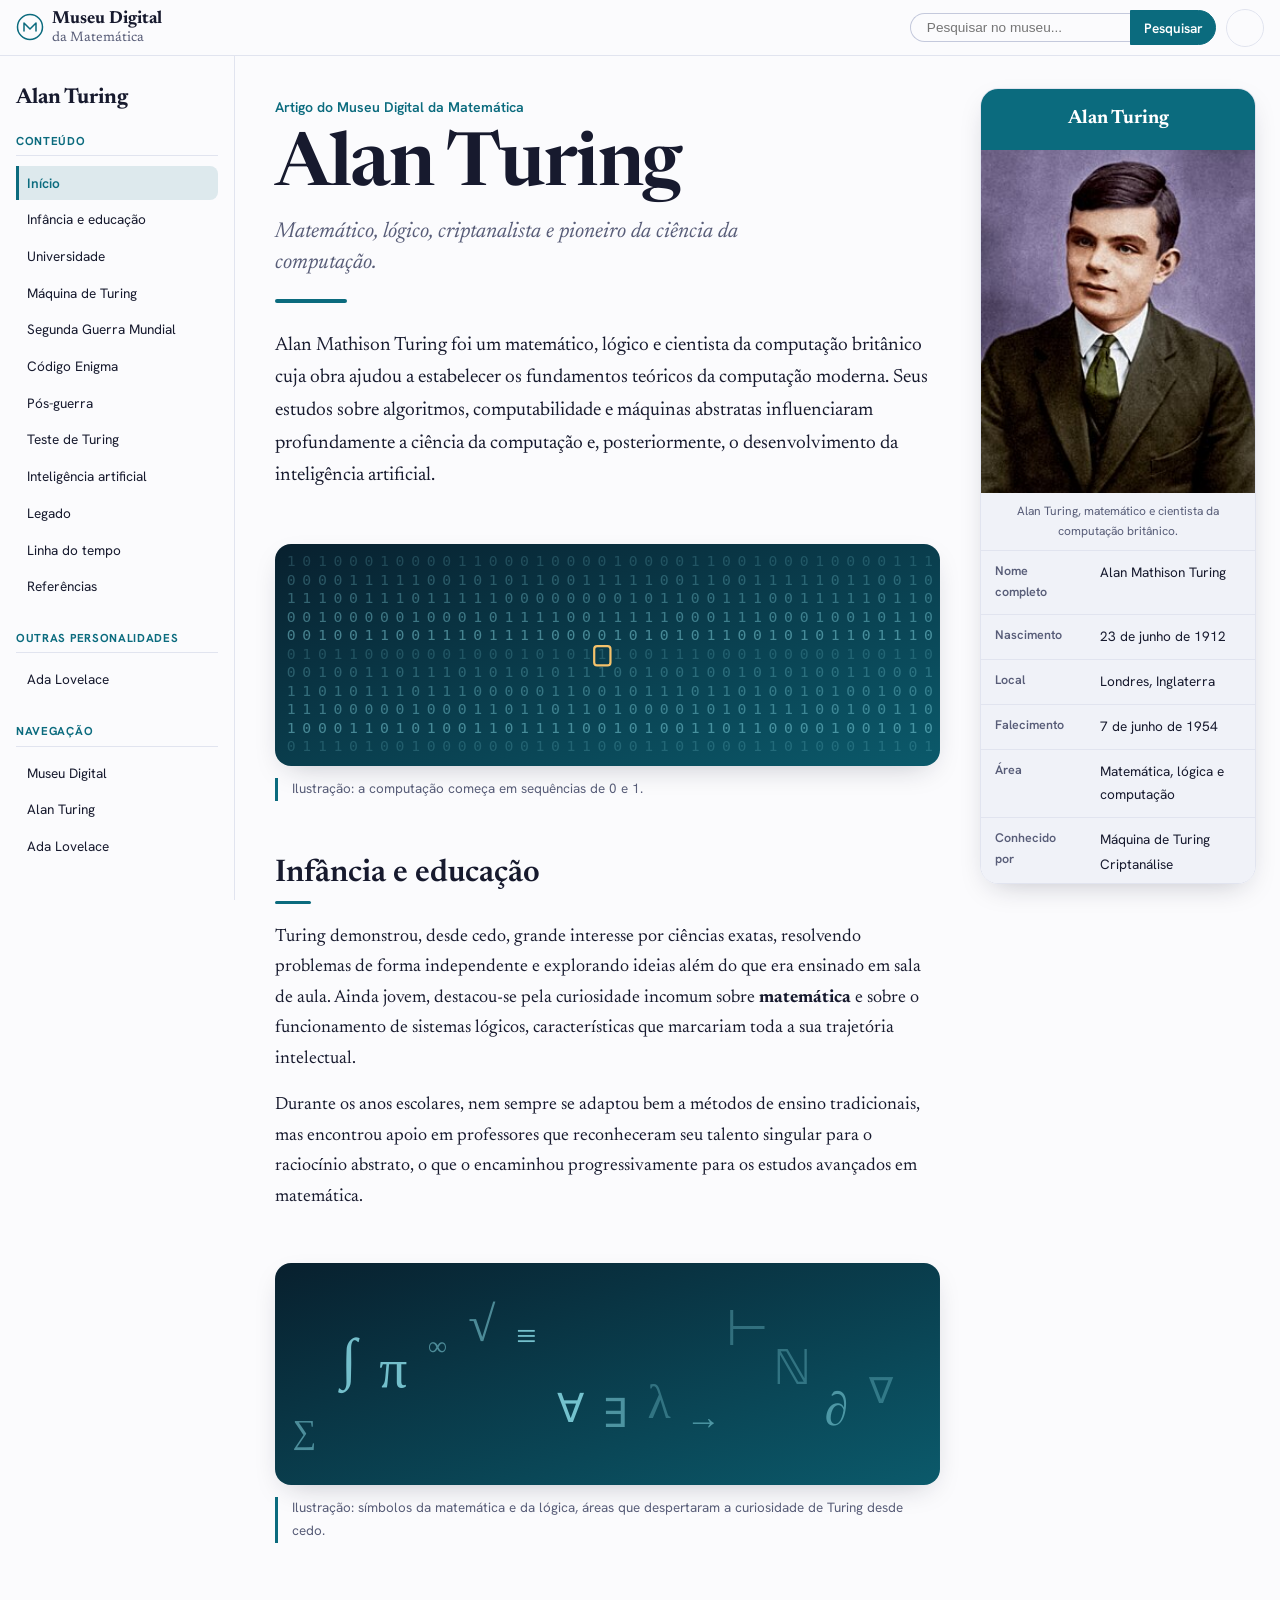
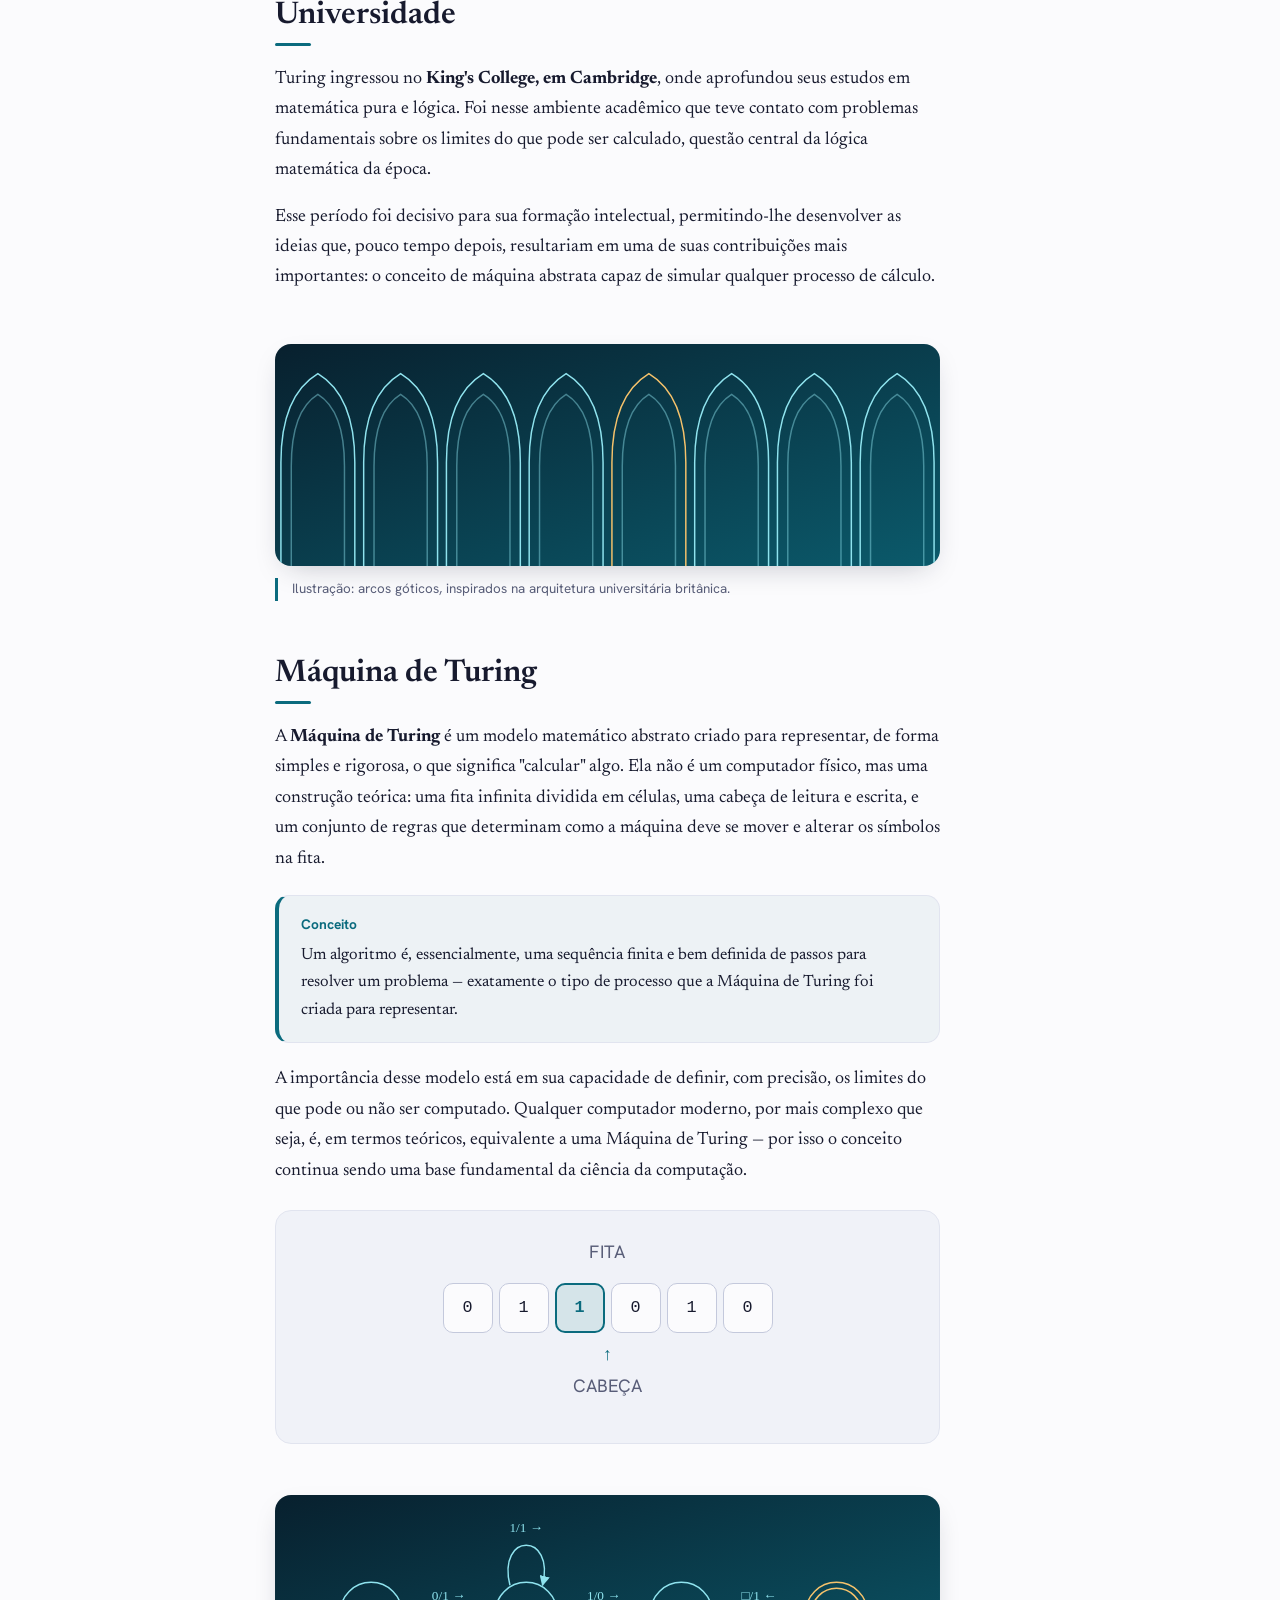
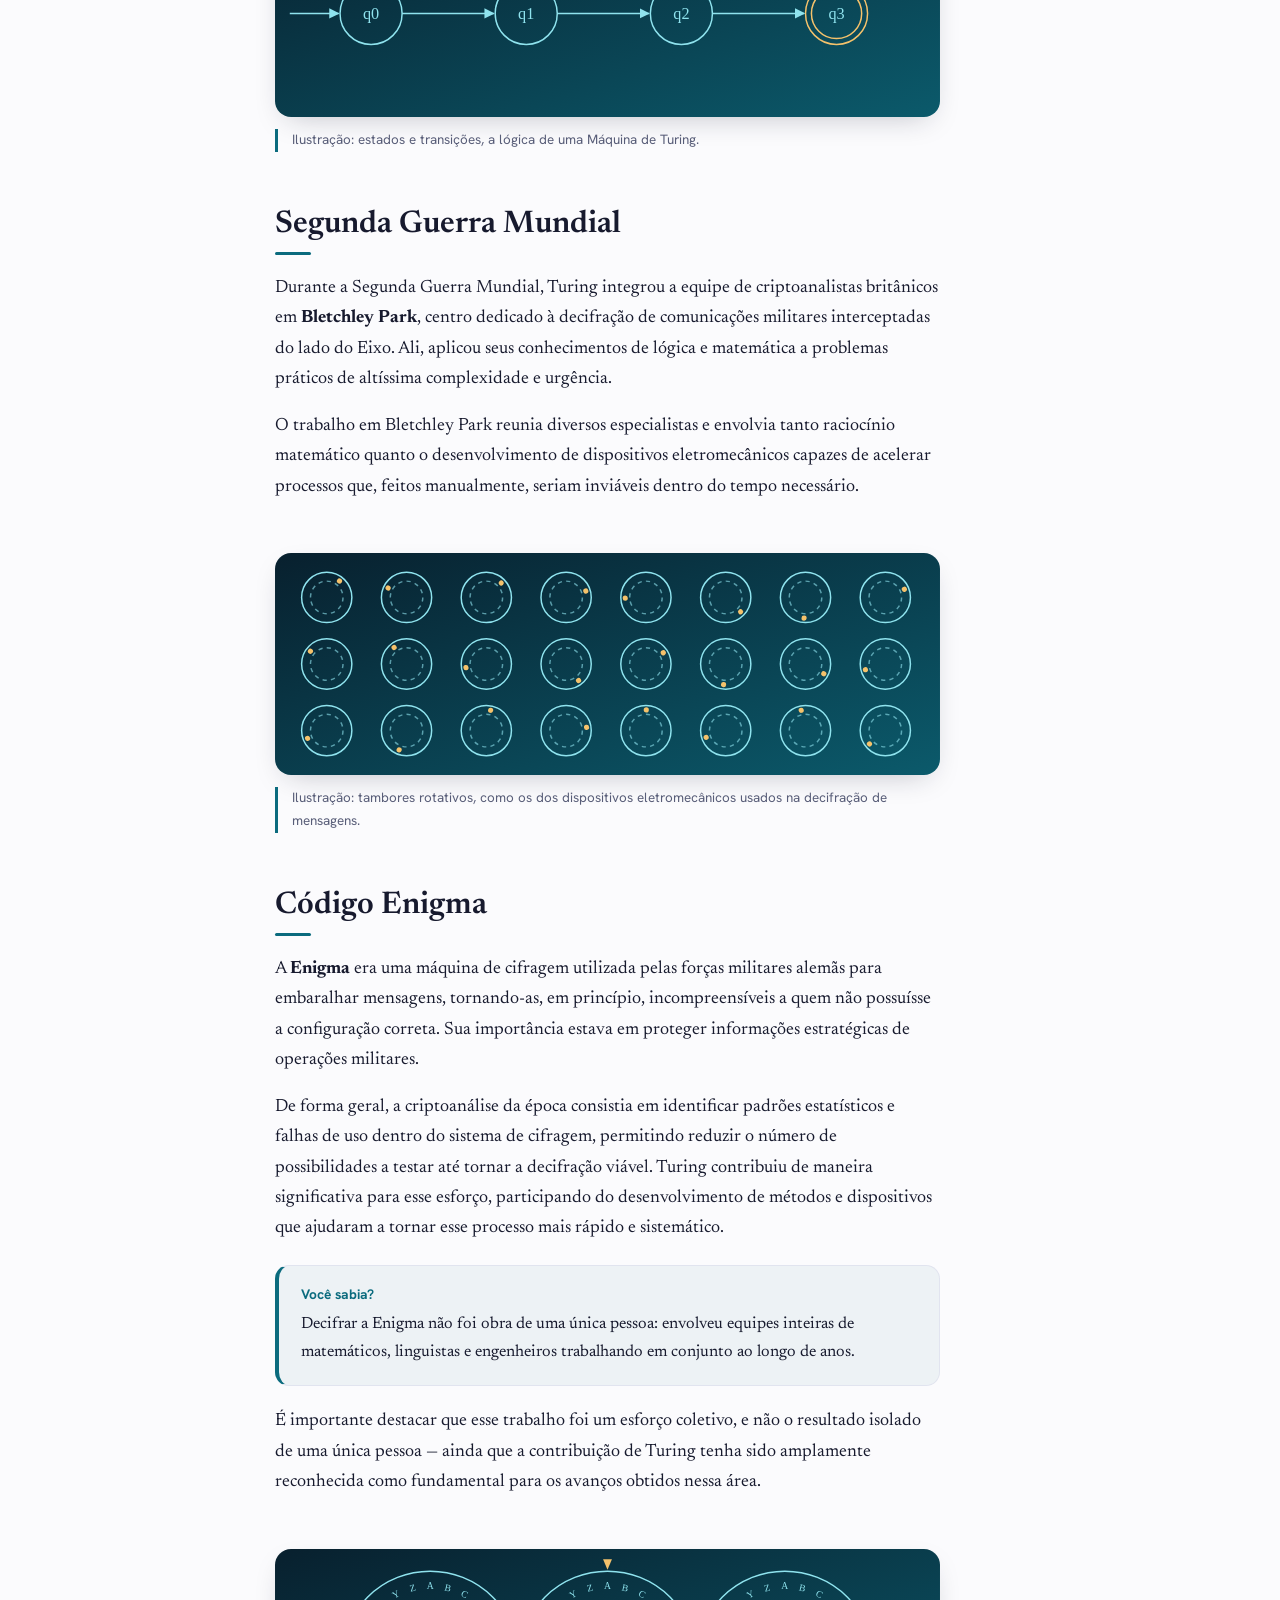
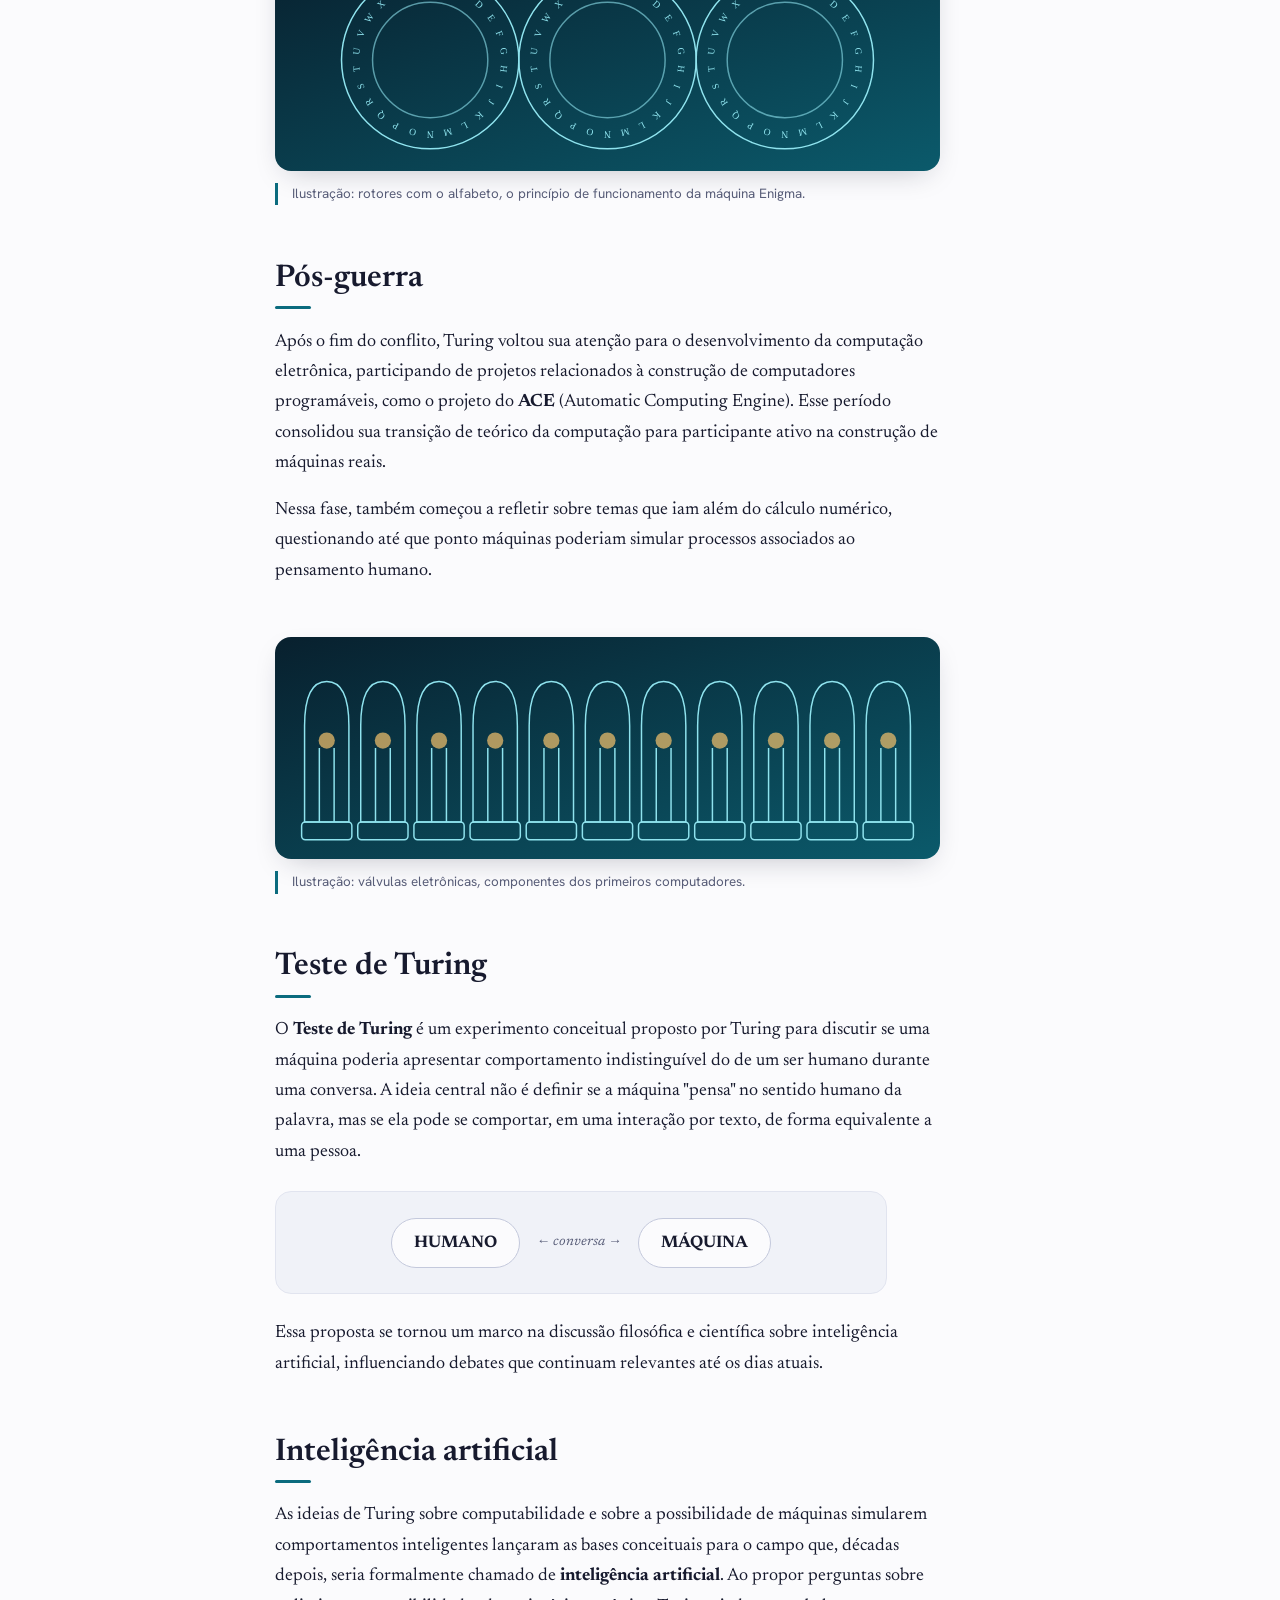
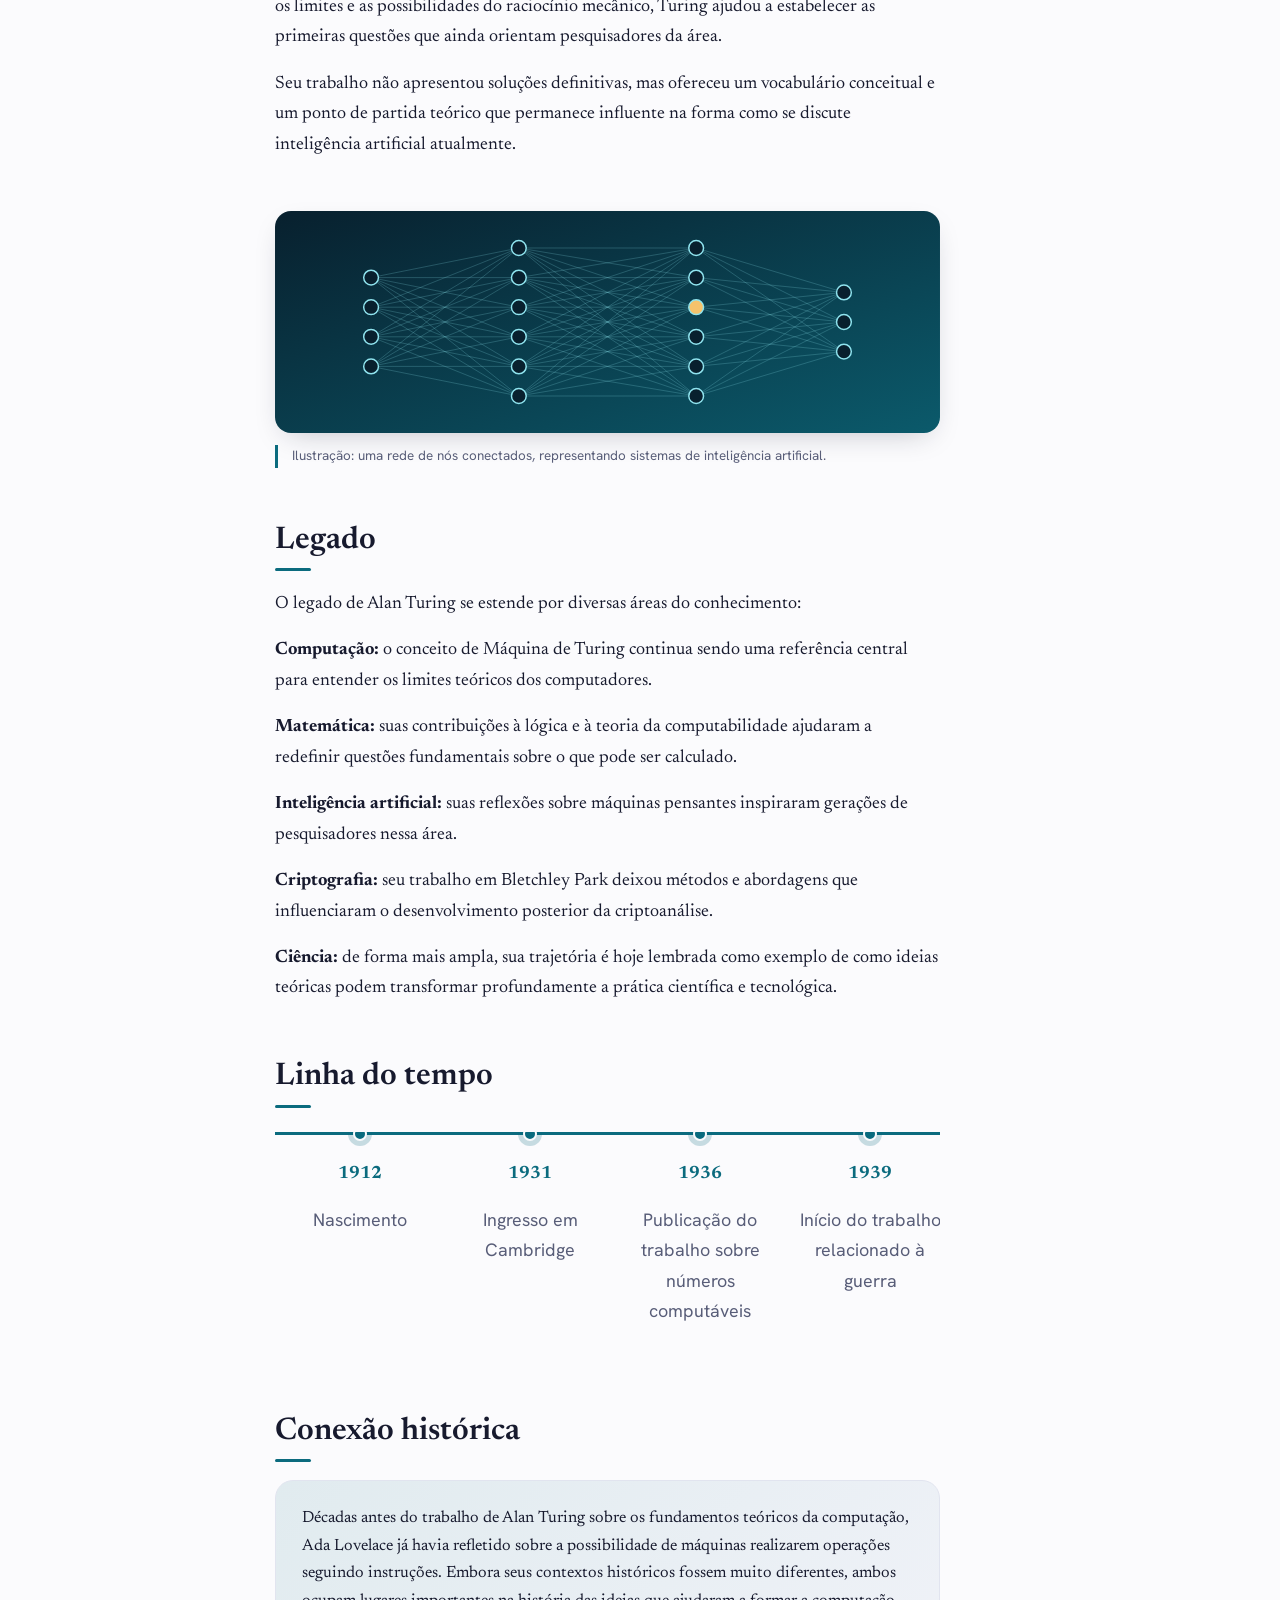
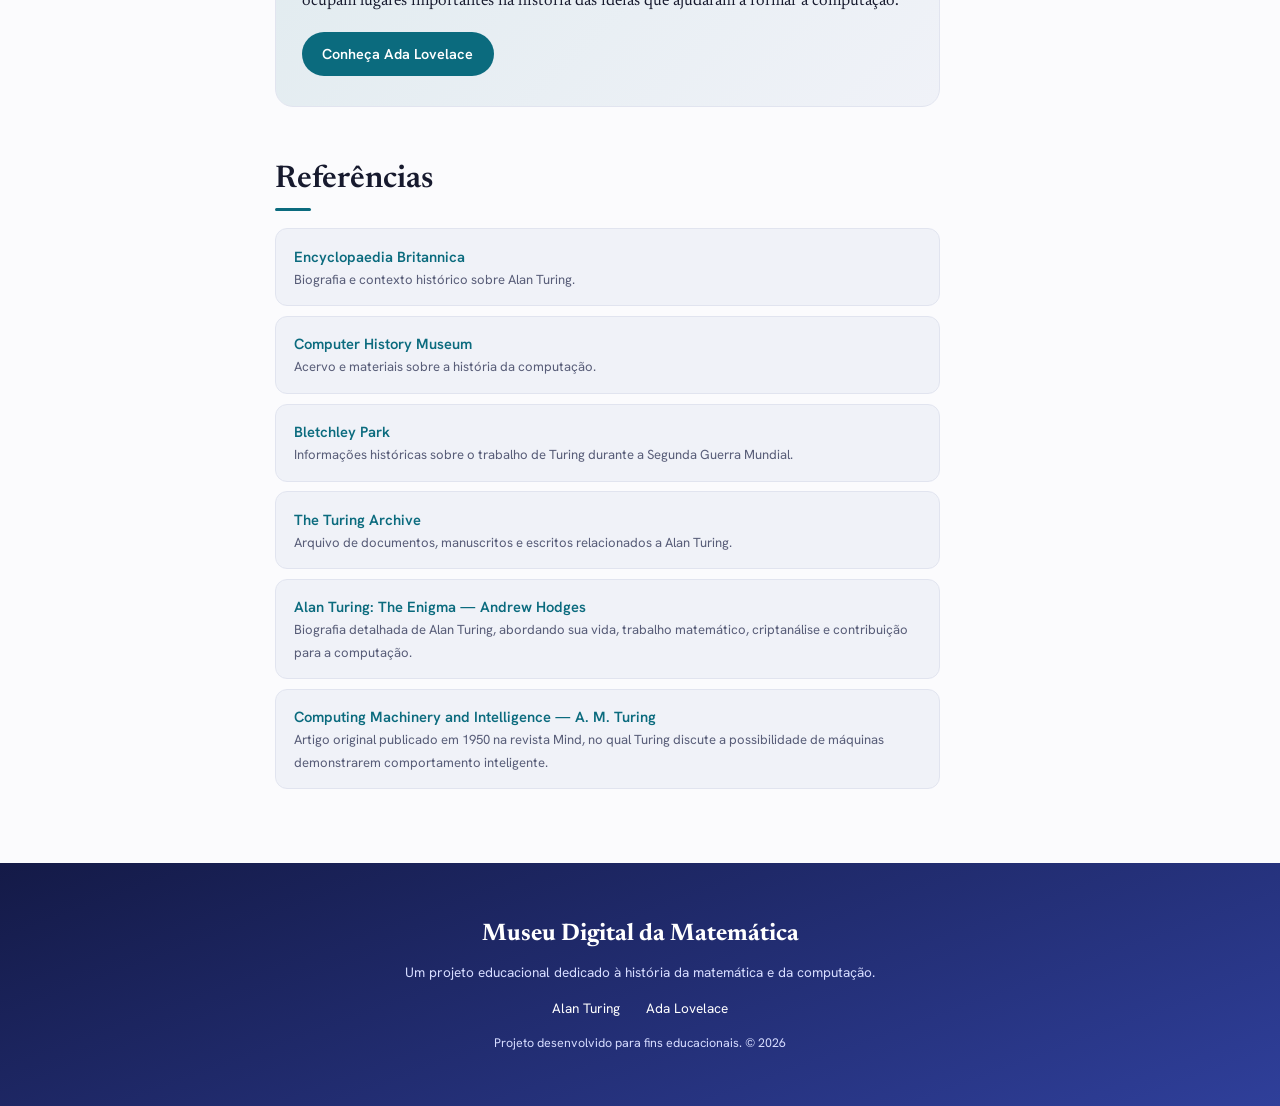
<file: index.html>
<!DOCTYPE html>
<html lang="pt-BR">
<head>
<meta charset="UTF-8">
<meta name="viewport" content="width=device-width, initial-scale=1.0">
<title>Alan Turing — Museu Digital da Matemática</title>
<meta name="description" content="Artigo do Museu Digital da Matemática sobre Alan Turing: matemático, lógico, criptanalista e pioneiro da ciência da computação.">
<link rel="preconnect" href="https://fonts.googleapis.com">
<link rel="preconnect" href="https://fonts.gstatic.com" crossorigin>
<link href="https://fonts.googleapis.com/css2?family=Newsreader:ital,opsz,wght@0,6..72,400..700;1,6..72,400..600&family=Hanken+Grotesk:wght@400;500;600;700&display=swap" rel="stylesheet">
<link rel="stylesheet" href="css/style.css">
</head>
<body class="page-body page-turing">
<a href="#conteudo-principal" class="skip-link">Pular para o conteúdo principal</a>

<!-- ===================== HEADER ===================== -->
<header class="site-header">
  <div class="header-left">
    <button type="button" class="hamburger" data-hamburger aria-label="Abrir menu de navegação" aria-expanded="false">☰</button>
    <a href="index.html" class="brand">
      <svg class="brand-icon" width="28" height="28" viewBox="0 0 28 28" fill="none" xmlns="http://www.w3.org/2000/svg" aria-hidden="true">
        <circle cx="14" cy="14" r="12.5" stroke="currentColor" stroke-width="1.5"/>
        <path d="M8 18V10L14 16L20 10V18" stroke="currentColor" stroke-width="1.5" stroke-linecap="round" stroke-linejoin="round"/>
      </svg>
      <span class="brand-name">Museu Digital<span>da Matemática</span></span>
    </a>
  </div>
  <div class="header-right">
    <form class="search-form" data-search-form role="search">
      <label for="search-input" class="visually-hidden" style="position:absolute;left:-9999px;">Pesquisar</label>
      <input type="search" id="search-input" class="search-input" placeholder="Pesquisar no museu...">
      <button type="submit" class="search-btn">Pesquisar</button>
    </form>
    <button type="button" class="hamburger search-toggle" data-search-toggle style="display:none;" aria-label="Abrir pesquisa">🔍</button>
    <button type="button" class="theme-toggle" data-theme-toggle aria-label="Alternar tema escuro">
      <i data-lucide="palette"></i>
    </button>
  </div>
</header>

<div class="search-feedback" data-search-feedback role="status" aria-live="polite"></div>

<div class="sidebar-overlay" data-sidebar-overlay></div>

<div class="layout">

  <!-- ===================== SIDEBAR ===================== -->
  <nav class="sidebar" data-sidebar aria-label="Navegação do artigo">
    <button type="button" class="hamburger sidebar-close" data-sidebar-close aria-label="Fechar menu">✕</button>

    <p class="sidebar-current-page">Alan Turing</p>

    <div class="sidebar-group">
      <p class="sidebar-heading">CONTEÚDO</p>
      <ul class="sidebar-list">
        <li><a href="#inicio">Início</a></li>
        <li><a href="#infancia-educacao">Infância e educação</a></li>
        <li><a href="#universidade">Universidade</a></li>
        <li><a href="#maquina-de-turing">Máquina de Turing</a></li>
        <li><a href="#segunda-guerra">Segunda Guerra Mundial</a></li>
        <li><a href="#codigo-enigma">Código Enigma</a></li>
        <li><a href="#pos-guerra">Pós-guerra</a></li>
        <li><a href="#teste-de-turing">Teste de Turing</a></li>
        <li><a href="#inteligencia-artificial">Inteligência artificial</a></li>
        <li><a href="#legado">Legado</a></li>
        <li><a href="#linha-do-tempo">Linha do tempo</a></li>
        <li><a href="#referencias">Referências</a></li>
      </ul>
    </div>

    <div class="sidebar-group">
      <p class="sidebar-heading">OUTRAS PERSONALIDADES</p>
      <ul class="sidebar-list">
        <li><a href="ada-lovelace.html">Ada Lovelace</a></li>
      </ul>
    </div>

    <div class="sidebar-group">
      <p class="sidebar-heading">NAVEGAÇÃO</p>
      <ul class="sidebar-list">
        <li><a href="paginainicial.html">Museu Digital</a></li>
        <li><a href="index.html">Alan Turing</a></li>
        <li><a href="ada-lovelace.html">Ada Lovelace</a></li>
      </ul>
    </div>
  </nav>

  <!-- ===================== ARTIGO ===================== -->
  <main class="article-wrapper" id="conteudo-principal">
    <article>

      <section class="article-intro-section fade-in" id="inicio">
        <p class="article-meta">Artigo do Museu Digital da Matemática</p>
        <h1 class="article-title">Alan Turing</h1>
        <p class="article-subtitle">Matemático, lógico, criptanalista e pioneiro da ciência da computação.</p>
        <hr class="article-divider">
        <div class="article-intro">
          <p>Alan Mathison Turing foi um matemático, lógico e cientista da computação britânico cuja obra ajudou a estabelecer os fundamentos teóricos da computação moderna. Seus estudos sobre algoritmos, computabilidade e máquinas abstratas influenciaram profundamente a ciência da computação e, posteriormente, o desenvolvimento da inteligência artificial.</p>
        </div>
      </section>
      <figure class="museum-figure fade-in">
        <img src="images/fig-turing-binario.svg" alt="Linhas de dígitos 0 e 1 em azul-petróleo" width="900" height="300" loading="lazy">
        <figcaption>Ilustração: a computação começa em sequências de 0 e 1.</figcaption>
      </figure>


      <section class="article-section fade-in" id="infancia-educacao">
        <h2>Infância e educação</h2>
        <p>Turing demonstrou, desde cedo, grande interesse por ciências exatas, resolvendo problemas de forma independente e explorando ideias além do que era ensinado em sala de aula. Ainda jovem, destacou-se pela curiosidade incomum sobre <strong>matemática</strong> e sobre o funcionamento de sistemas lógicos, características que marcariam toda a sua trajetória intelectual.</p>
        <p>Durante os anos escolares, nem sempre se adaptou bem a métodos de ensino tradicionais, mas encontrou apoio em professores que reconheceram seu talento singular para o raciocínio abstrato, o que o encaminhou progressivamente para os estudos avançados em matemática.</p>
      </section>
      <figure class="museum-figure fade-in">
        <img src="images/fig-turing-simbolos.svg" alt="Símbolos matemáticos espalhados sobre fundo azul-petróleo" width="900" height="300" loading="lazy">
        <figcaption>Ilustração: símbolos da matemática e da lógica, áreas que despertaram a curiosidade de Turing desde cedo.</figcaption>
      </figure>


      <section class="article-section fade-in" id="universidade">
        <h2>Universidade</h2>
        <p>Turing ingressou no <strong>King's College, em Cambridge</strong>, onde aprofundou seus estudos em matemática pura e lógica. Foi nesse ambiente acadêmico que teve contato com problemas fundamentais sobre os limites do que pode ser calculado, questão central da lógica matemática da época.</p>
        <p>Esse período foi decisivo para sua formação intelectual, permitindo-lhe desenvolver as ideias que, pouco tempo depois, resultariam em uma de suas contribuições mais importantes: o conceito de máquina abstrata capaz de simular qualquer processo de cálculo.</p>
      </section>
      <figure class="museum-figure fade-in">
        <img src="images/fig-turing-arcos.svg" alt="Arcos góticos em linhas finas" width="900" height="300" loading="lazy">
        <figcaption>Ilustração: arcos góticos, inspirados na arquitetura universitária britânica.</figcaption>
      </figure>


      <section class="article-section fade-in" id="maquina-de-turing">
        <h2>Máquina de Turing</h2>
        <p>A <strong>Máquina de Turing</strong> é um modelo matemático abstrato criado para representar, de forma simples e rigorosa, o que significa "calcular" algo. Ela não é um computador físico, mas uma construção teórica: uma fita infinita dividida em células, uma cabeça de leitura e escrita, e um conjunto de regras que determinam como a máquina deve se mover e alterar os símbolos na fita.</p>

        <div class="info-card concept">
          <span class="info-card-label">Conceito</span>
          <p>Um algoritmo é, essencialmente, uma sequência finita e bem definida de passos para resolver um problema — exatamente o tipo de processo que a Máquina de Turing foi criada para representar.</p>
        </div>

        <p>A importância desse modelo está em sua capacidade de definir, com precisão, os limites do que pode ou não ser computado. Qualquer computador moderno, por mais complexo que seja, é, em termos teóricos, equivalente a uma Máquina de Turing — por isso o conceito continua sendo uma base fundamental da ciência da computação.</p>

        <div class="turing-diagram" role="img" aria-label="Diagrama de uma fita de Máquina de Turing com símbolos 0 1 1 0 1 0 e a cabeça de leitura posicionada sobre o terceiro símbolo.">
          <p class="tape-label">FITA</p>
          <div class="tape">
            <span class="tape-cell">0</span>
            <span class="tape-cell">1</span>
            <span class="tape-cell active">1</span>
            <span class="tape-cell">0</span>
            <span class="tape-cell">1</span>
            <span class="tape-cell">0</span>
          </div>
          <p class="tape-head"><span class="arrow">↑</span>CABEÇA</p>
        </div>
      </section>
      <figure class="museum-figure fade-in">
        <img src="images/fig-turing-estados.svg" alt="Diagrama com quatro estados ligados por setas" width="900" height="300" loading="lazy">
        <figcaption>Ilustração: estados e transições, a lógica de uma Máquina de Turing.</figcaption>
      </figure>


      <section class="article-section fade-in" id="segunda-guerra">
        <h2>Segunda Guerra Mundial</h2>
        <p>Durante a Segunda Guerra Mundial, Turing integrou a equipe de criptoanalistas britânicos em <strong>Bletchley Park</strong>, centro dedicado à decifração de comunicações militares interceptadas do lado do Eixo. Ali, aplicou seus conhecimentos de lógica e matemática a problemas práticos de altíssima complexidade e urgência.</p>
        <p>O trabalho em Bletchley Park reunia diversos especialistas e envolvia tanto raciocínio matemático quanto o desenvolvimento de dispositivos eletromecânicos capazes de acelerar processos que, feitos manualmente, seriam inviáveis dentro do tempo necessário.</p>
      </section>
      <figure class="museum-figure fade-in">
        <img src="images/fig-turing-tambores.svg" alt="Fileiras de tambores rotativos" width="900" height="300" loading="lazy">
        <figcaption>Ilustração: tambores rotativos, como os dos dispositivos eletromecânicos usados na decifração de mensagens.</figcaption>
      </figure>


      <section class="article-section fade-in" id="codigo-enigma">
        <h2>Código Enigma</h2>
        <p>A <strong>Enigma</strong> era uma máquina de cifragem utilizada pelas forças militares alemãs para embaralhar mensagens, tornando-as, em princípio, incompreensíveis a quem não possuísse a configuração correta. Sua importância estava em proteger informações estratégicas de operações militares.</p>
        <p>De forma geral, a criptoanálise da época consistia em identificar padrões estatísticos e falhas de uso dentro do sistema de cifragem, permitindo reduzir o número de possibilidades a testar até tornar a decifração viável. Turing contribuiu de maneira significativa para esse esforço, participando do desenvolvimento de métodos e dispositivos que ajudaram a tornar esse processo mais rápido e sistemático.</p>

        <div class="info-card">
          <span class="info-card-label">Você sabia?</span>
          <p>Decifrar a Enigma não foi obra de uma única pessoa: envolveu equipes inteiras de matemáticos, linguistas e engenheiros trabalhando em conjunto ao longo de anos.</p>
        </div>

        <p>É importante destacar que esse trabalho foi um esforço coletivo, e não o resultado isolado de uma única pessoa — ainda que a contribuição de Turing tenha sido amplamente reconhecida como fundamental para os avanços obtidos nessa área.</p>
      </section>
      <figure class="museum-figure fade-in">
        <img src="images/fig-turing-rotores.svg" alt="Três rotores com o alfabeto ao redor" width="900" height="300" loading="lazy">
        <figcaption>Ilustração: rotores com o alfabeto, o princípio de funcionamento da máquina Enigma.</figcaption>
      </figure>


      <section class="article-section fade-in" id="pos-guerra">
        <h2>Pós-guerra</h2>
        <p>Após o fim do conflito, Turing voltou sua atenção para o desenvolvimento da computação eletrônica, participando de projetos relacionados à construção de computadores programáveis, como o projeto do <strong>ACE</strong> (Automatic Computing Engine). Esse período consolidou sua transição de teórico da computação para participante ativo na construção de máquinas reais.</p>
        <p>Nessa fase, também começou a refletir sobre temas que iam além do cálculo numérico, questionando até que ponto máquinas poderiam simular processos associados ao pensamento humano.</p>
      </section>
      <figure class="museum-figure fade-in">
        <img src="images/fig-turing-valvulas.svg" alt="Fileira de válvulas eletrônicas acesas" width="900" height="300" loading="lazy">
        <figcaption>Ilustração: válvulas eletrônicas, componentes dos primeiros computadores.</figcaption>
      </figure>


      <section class="article-section fade-in" id="teste-de-turing">
        <h2>Teste de Turing</h2>
        <p>O <strong>Teste de Turing</strong> é um experimento conceitual proposto por Turing para discutir se uma máquina poderia apresentar comportamento indistinguível do de um ser humano durante uma conversa. A ideia central não é definir se a máquina "pensa" no sentido humano da palavra, mas se ela pode se comportar, em uma interação por texto, de forma equivalente a uma pessoa.</p>

        <div class="turing-test-card" role="img" aria-label="Diagrama mostrando um humano e uma máquina conversando entre si.">
          <span class="party">HUMANO</span>
          <span class="conversation">← conversa →</span>
          <span class="party">MÁQUINA</span>
        </div>

        <p>Essa proposta se tornou um marco na discussão filosófica e científica sobre inteligência artificial, influenciando debates que continuam relevantes até os dias atuais.</p>
      </section>

      <section class="article-section fade-in" id="inteligencia-artificial">
        <h2>Inteligência artificial</h2>
        <p>As ideias de Turing sobre computabilidade e sobre a possibilidade de máquinas simularem comportamentos inteligentes lançaram as bases conceituais para o campo que, décadas depois, seria formalmente chamado de <strong>inteligência artificial</strong>. Ao propor perguntas sobre os limites e as possibilidades do raciocínio mecânico, Turing ajudou a estabelecer as primeiras questões que ainda orientam pesquisadores da área.</p>
        <p>Seu trabalho não apresentou soluções definitivas, mas ofereceu um vocabulário conceitual e um ponto de partida teórico que permanece influente na forma como se discute inteligência artificial atualmente.</p>
      </section>
      <figure class="museum-figure fade-in">
        <img src="images/fig-turing-rede.svg" alt="Rede de nós conectados em camadas" width="900" height="300" loading="lazy">
        <figcaption>Ilustração: uma rede de nós conectados, representando sistemas de inteligência artificial.</figcaption>
      </figure>


      <section class="article-section fade-in" id="legado">
        <h2>Legado</h2>
        <p>O legado de Alan Turing se estende por diversas áreas do conhecimento:</p>
        <p><strong>Computação:</strong> o conceito de Máquina de Turing continua sendo uma referência central para entender os limites teóricos dos computadores.</p>
        <p><strong>Matemática:</strong> suas contribuições à lógica e à teoria da computabilidade ajudaram a redefinir questões fundamentais sobre o que pode ser calculado.</p>
        <p><strong>Inteligência artificial:</strong> suas reflexões sobre máquinas pensantes inspiraram gerações de pesquisadores nessa área.</p>
        <p><strong>Criptografia:</strong> seu trabalho em Bletchley Park deixou métodos e abordagens que influenciaram o desenvolvimento posterior da criptoanálise.</p>
        <p><strong>Ciência:</strong> de forma mais ampla, sua trajetória é hoje lembrada como exemplo de como ideias teóricas podem transformar profundamente a prática científica e tecnológica.</p>
      </section>

      <section class="article-section fade-in" id="linha-do-tempo">
        <h2>Linha do tempo</h2>
        <div class="timeline">
          <div class="timeline-track">
            <div class="timeline-item">
              <p class="timeline-year">1912</p>
              <p class="timeline-desc">Nascimento</p>
            </div>
            <div class="timeline-item">
              <p class="timeline-year">1931</p>
              <p class="timeline-desc">Ingresso em Cambridge</p>
            </div>
            <div class="timeline-item">
              <p class="timeline-year">1936</p>
              <p class="timeline-desc">Publicação do trabalho sobre números computáveis</p>
            </div>
            <div class="timeline-item">
              <p class="timeline-year">1939</p>
              <p class="timeline-desc">Início do trabalho relacionado à guerra</p>
            </div>
            <div class="timeline-item">
              <p class="timeline-year">1940</p>
              <p class="timeline-desc">Desenvolvimento de métodos para criptanálise</p>
            </div>
            <div class="timeline-item">
              <p class="timeline-year">1945</p>
              <p class="timeline-desc">Trabalho no projeto de computador ACE</p>
            </div>
            <div class="timeline-item">
              <p class="timeline-year">1950</p>
              <p class="timeline-desc">Publicação do artigo relacionado ao Teste de Turing</p>
            </div>
            <div class="timeline-item">
              <p class="timeline-year">1954</p>
              <p class="timeline-desc">Falecimento</p>
            </div>
          </div>
        </div>
      </section>

      <section class="article-section fade-in" id="conexao-historica">
        <h2>Conexão histórica</h2>
        <div class="connection-box">
          <p>Décadas antes do trabalho de Alan Turing sobre os fundamentos teóricos da computação, Ada Lovelace já havia refletido sobre a possibilidade de máquinas realizarem operações seguindo instruções. Embora seus contextos históricos fossem muito diferentes, ambos ocupam lugares importantes na história das ideias que ajudaram a formar a computação.</p>
          <a href="ada-lovelace.html" class="connection-link">Conheça Ada Lovelace</a>
        </div>
      </section>

      <section class="article-section fade-in" id="referencias">
  <h2>Referências</h2>
  <ul class="references-list">
    <li>
      <span class="ref-name">
        <a href="https://www.britannica.com/biography/Alan-Turing" target="_blank" rel="noopener noreferrer">
          Encyclopaedia Britannica
        </a>
      </span>
      <span class="ref-desc">
        Biografia e contexto histórico sobre Alan Turing.
      </span>
    </li>

    <li>
      <span class="ref-name">
        <a href="https://www.computerhistory.org/" target="_blank" rel="noopener noreferrer">
          Computer History Museum
        </a>
      </span>
      <span class="ref-desc">
        Acervo e materiais sobre a história da computação.
      </span>
    </li>

    <li>
      <span class="ref-name">
        <a href="https://bletchleypark.org.uk/" target="_blank" rel="noopener noreferrer">
          Bletchley Park
        </a>
      </span>
      <span class="ref-desc">
        Informações históricas sobre o trabalho de Turing durante a Segunda Guerra Mundial.
      </span>
    </li>

    <li>
      <span class="ref-name">
        <a href="https://turingarchive.kings.cam.ac.uk/" target="_blank" rel="noopener noreferrer">
          The Turing Archive
        </a>
      </span>
      <span class="ref-desc">
        Arquivo de documentos, manuscritos e escritos relacionados a Alan Turing.
      </span>
    </li>

    <li>
      <span class="ref-name">
        <a href="https://www.turing.org.uk/book/" target="_blank" rel="noopener noreferrer">
          Alan Turing: The Enigma — Andrew Hodges
        </a>
      </span>
      <span class="ref-desc">
        Biografia detalhada de Alan Turing, abordando sua vida, trabalho matemático, criptanálise e contribuição para a computação.
      </span>
    </li>

    <li>
      <span class="ref-name">
        <a href="https://academic.oup.com/mind/article/LIX/236/433/986238" target="_blank" rel="noopener noreferrer">
          Computing Machinery and Intelligence — A. M. Turing
        </a>
      </span>
      <span class="ref-desc">
        Artigo original publicado em 1950 na revista Mind, no qual Turing discute a possibilidade de máquinas demonstrarem comportamento inteligente.
      </span>
    </li>
  </ul>
</section>

    </article>
  </main>

  <!-- ===================== INFOBOX ===================== -->
  <aside class="infobox" aria-label="Informações resumidas sobre Alan Turing">
    <p class="infobox-title">Alan Turing</p>
    <!-- Imagem histórica de domínio público de Alan Turing.
         Substitua o caminho abaixo por assets/alan-turing.jpg
         com uma imagem licenciada adequadamente. -->
    <img class="infobox-image" src="images/alan turing.jpg" alt="Retrato histórico de Alan Turing">
    <p class="infobox-caption">Alan Turing, matemático e cientista da computação britânico.</p>
    <table class="infobox-table">
      <tbody>
        <tr>
          <th scope="row">Nome completo</th>
          <td>Alan Mathison Turing</td>
        </tr>
        <tr>
          <th scope="row">Nascimento</th>
          <td>23 de junho de 1912</td>
        </tr>
        <tr>
          <th scope="row">Local</th>
          <td>Londres, Inglaterra</td>
        </tr>
        <tr>
          <th scope="row">Falecimento</th>
          <td>7 de junho de 1954</td>
        </tr>
        <tr>
          <th scope="row">Área</th>
          <td>Matemática, lógica e computação</td>
        </tr>
        <tr>
          <th scope="row">Conhecido por</th>
          <td>
            <ul>
              <li>Máquina de Turing</li>
              <li>Criptanálise</li>
              <li>Teste de Turing</li>
              <li>Fundamentos da computação</li>
            </ul>
          </td>
        </tr>
        <tr>
          <th scope="row">Educação</th>
          <td>
            <ul>
              <li>King's College, Cambridge</li>
              <li>Princeton University</li>
            </ul>
          </td>
        </tr>
      </tbody>
    </table>
  </aside>

</div>

<!-- ===================== FOOTER ===================== -->
<footer class="site-footer">
  <p class="footer-brand">Museu Digital da Matemática</p>
  <p class="footer-tagline">Um projeto educacional dedicado à história da matemática e da computação.</p>
  <nav class="footer-links" aria-label="Links do rodapé">
    <a href="index.html">Alan Turing</a>
    <a href="ada-lovelace.html">Ada Lovelace</a>
  </nav>
  <p class="footer-note">Projeto desenvolvido para fins educacionais. &copy; <span data-current-year></span></p>
</footer>

<button type="button" class="back-to-top" data-back-to-top aria-label="Voltar ao topo">↑</button>

<script type="module">
  import { createIcons, Palette } from 'https://esm.sh/lucide';
  createIcons({ icons: { Palette } });
</script>
<script src="js/script.js"></script>
</body>
</html>
</file>
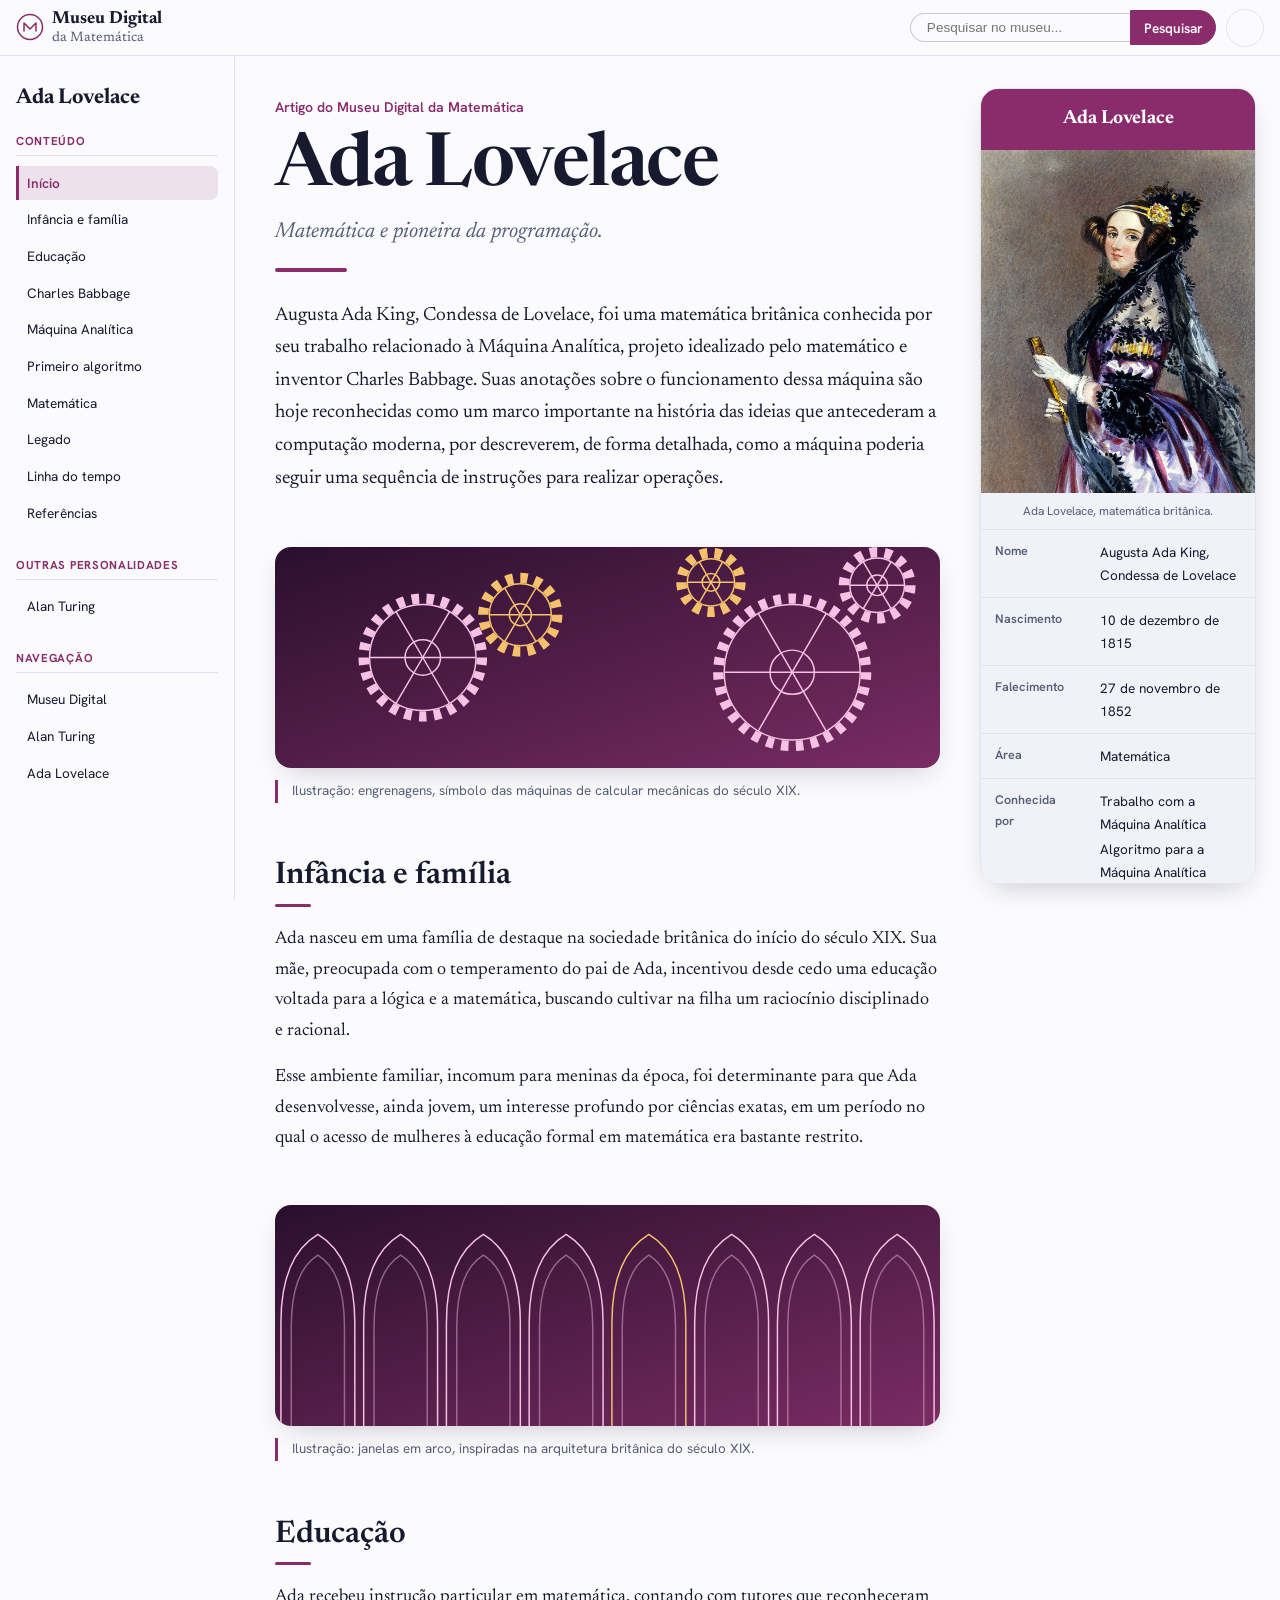
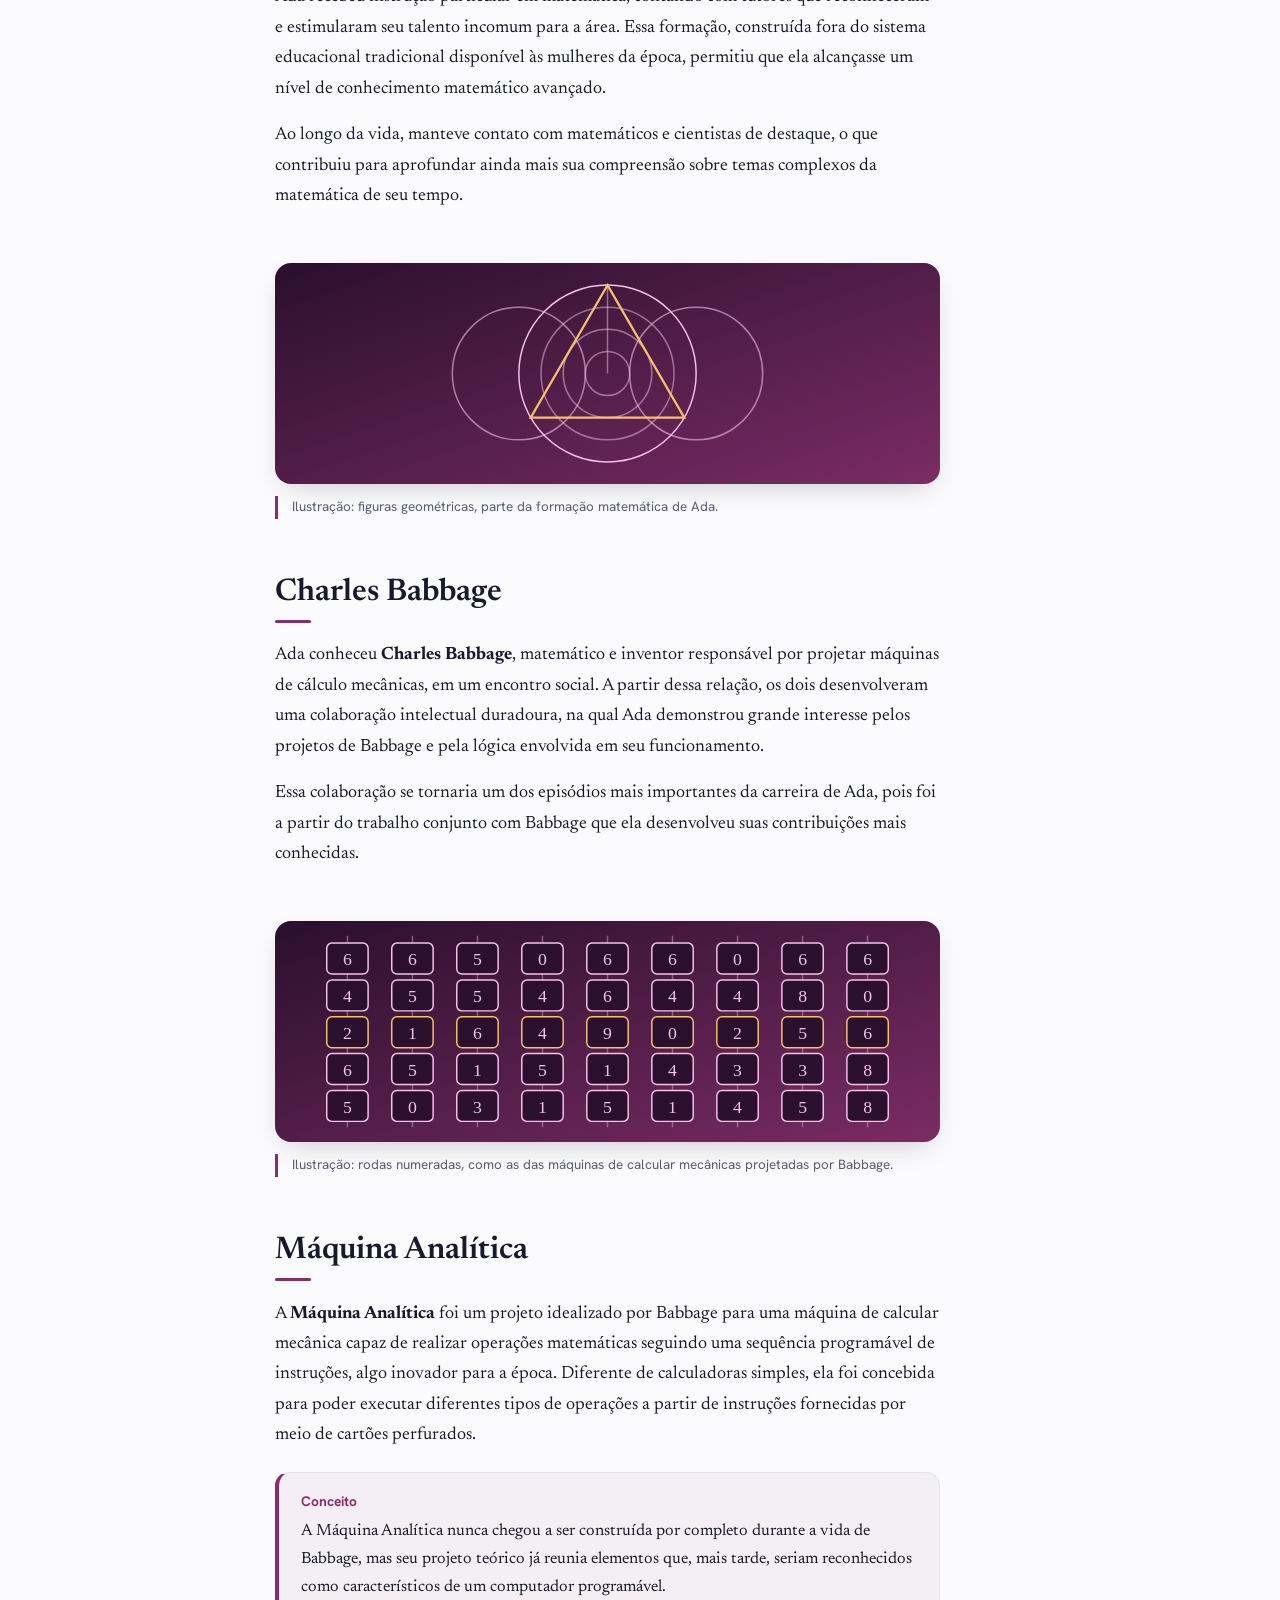
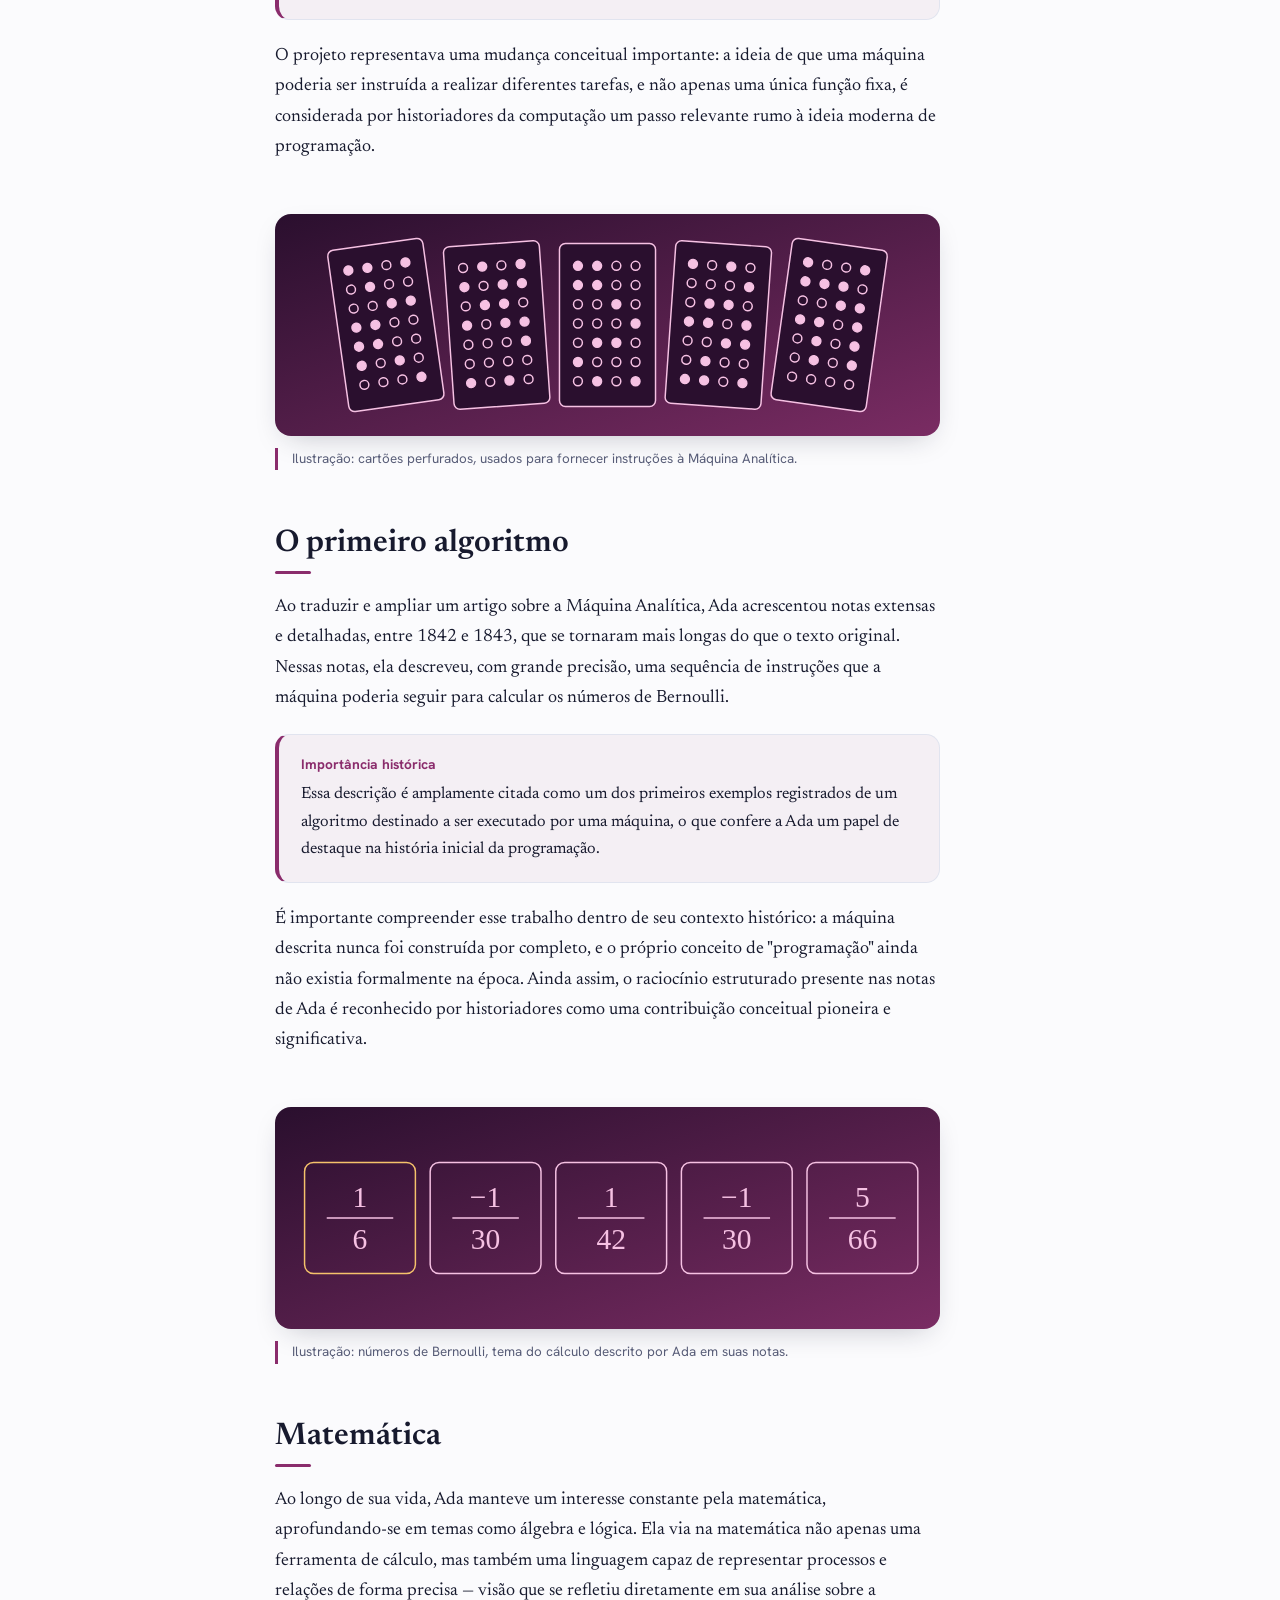
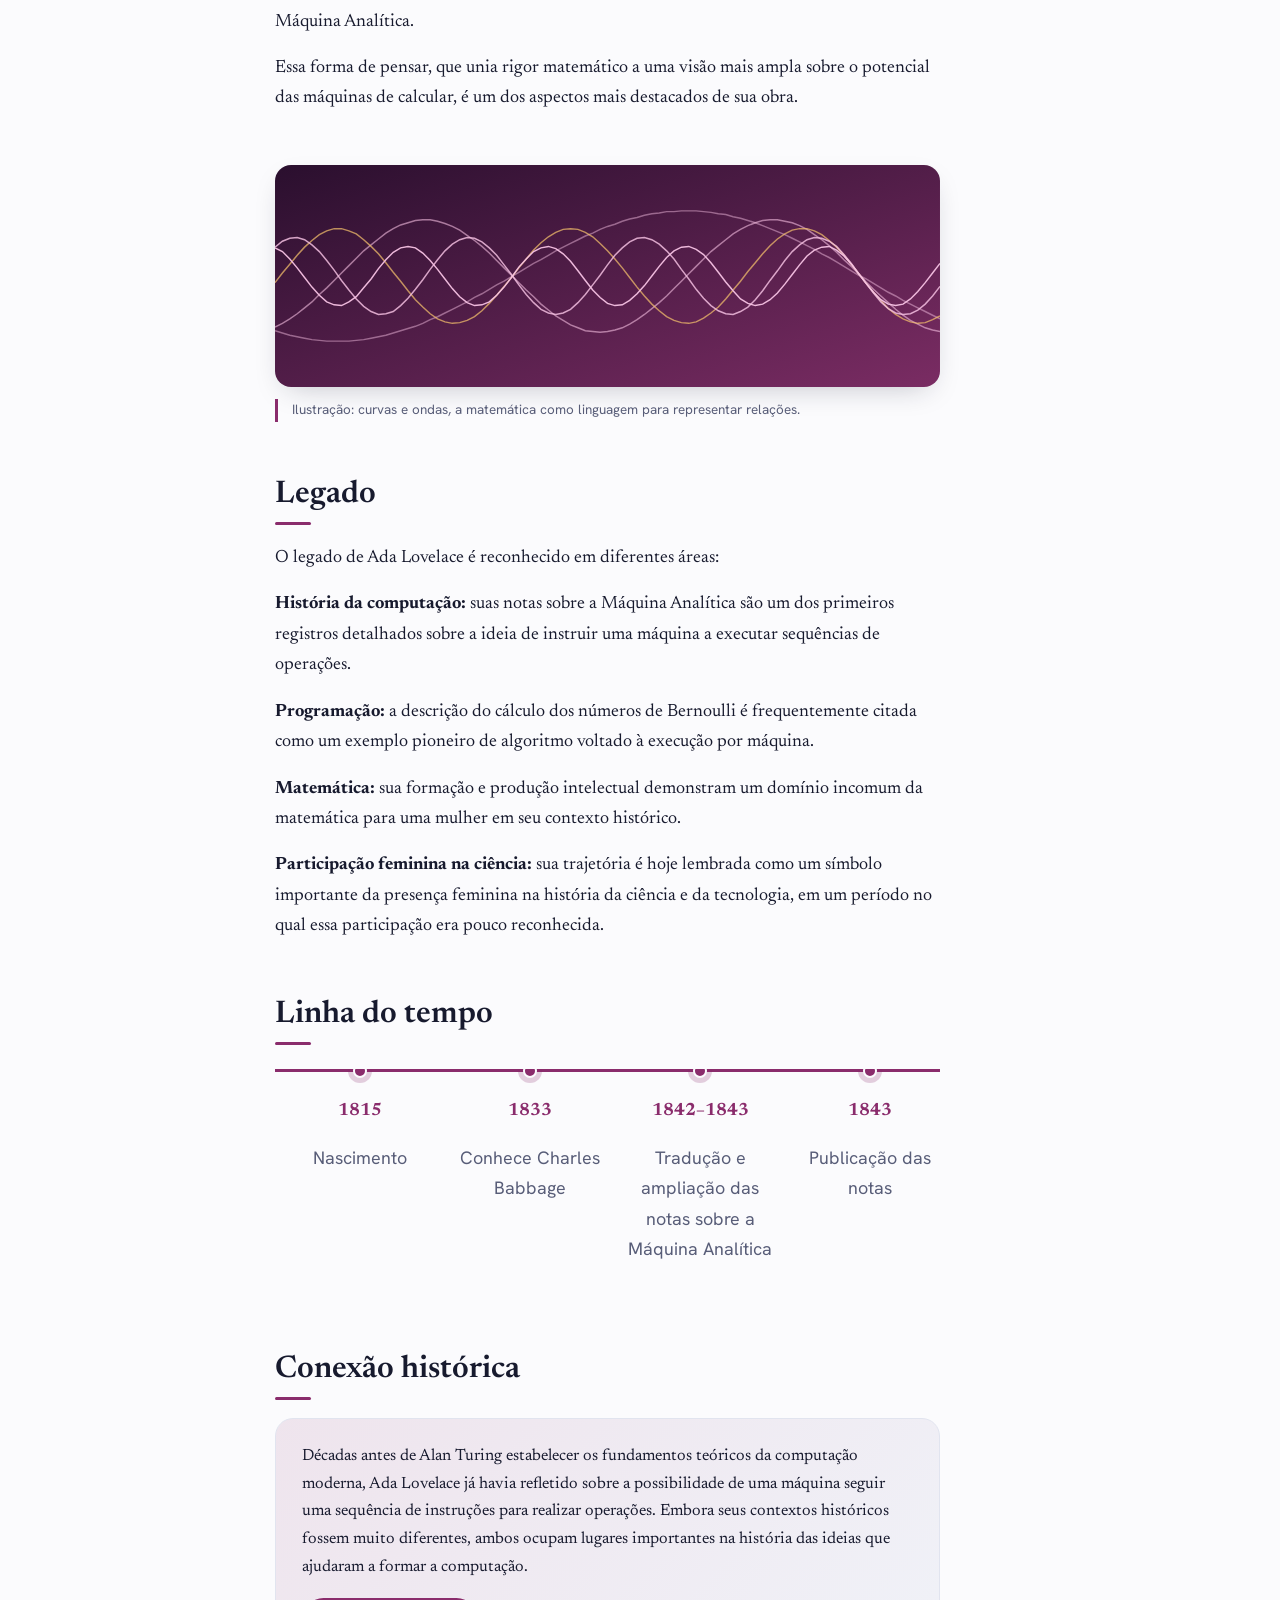
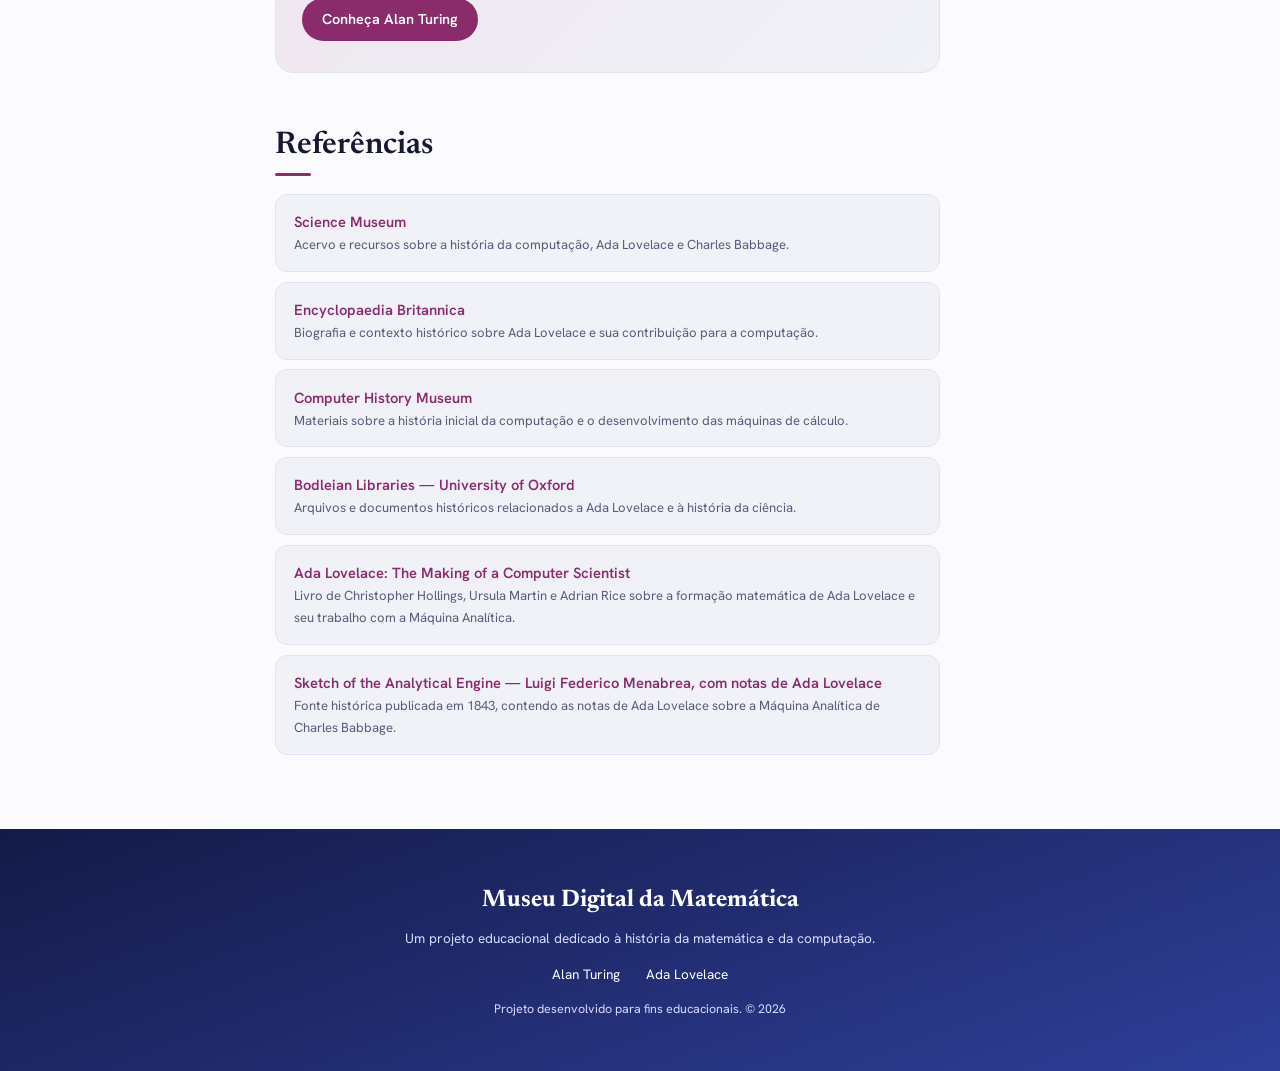
<file: ada-lovelace.html>
<!DOCTYPE html>
<html lang="pt-BR">
<head>
<meta charset="UTF-8">
<meta name="viewport" content="width=device-width, initial-scale=1.0">
<title>Ada Lovelace — Museu Digital da Matemática</title>
<meta name="description" content="Artigo do Museu Digital da Matemática sobre Ada Lovelace: matemática e pioneira da programação.">
<link rel="preconnect" href="https://fonts.googleapis.com">
<link rel="preconnect" href="https://fonts.gstatic.com" crossorigin>
<link href="https://fonts.googleapis.com/css2?family=Newsreader:ital,opsz,wght@0,6..72,400..700;1,6..72,400..600&family=Hanken+Grotesk:wght@400;500;600;700&display=swap" rel="stylesheet">
<link rel="stylesheet" href="css/style.css">
</head>
<body class="page-body page-ada">
<a href="#conteudo-principal" class="skip-link"> Pular para o conteúdo principal </a>

<!-- ===================== HEADER ===================== -->
<header class="site-header">
  <div class="header-left">
    <button type="button" class="hamburger" data-hamburger aria-label="Abrir menu de navegação" aria-expanded="false">☰</button>
    <a href="index.html" class="brand">
      <svg class="brand-icon" width="28" height="28" viewBox="0 0 28 28" fill="none" xmlns="http://www.w3.org/2000/svg" aria-hidden="true">
        <circle cx="14" cy="14" r="12.5" stroke="currentColor" stroke-width="1.5"/>
        <path d="M8 18V10L14 16L20 10V18" stroke="currentColor" stroke-width="1.5" stroke-linecap="round" stroke-linejoin="round"/>
      </svg>
      <span class="brand-name">Museu Digital<span>da Matemática</span></span>
    </a>
  </div>
  <div class="header-right">
    <form class="search-form" data-search-form role="search">
      <label for="search-input" class="visually-hidden" style="position:absolute;left:-9999px;">Pesquisar</label>
      <input type="search" id="search-input" class="search-input" placeholder="Pesquisar no museu...">
      <button type="submit" class="search-btn">Pesquisar</button>
    </form>
    <button type="button" class="hamburger search-toggle" data-search-toggle style="display:none;" aria-label="Abrir pesquisa">🔍</button>
    <button type="button" class="theme-toggle" data-theme-toggle aria-label="Alternar tema escuro">
      <i data-lucide="palette"></i>
    </button>
  </div>
</header>

<div class="search-feedback" data-search-feedback role="status" aria-live="polite"></div>

<div class="sidebar-overlay" data-sidebar-overlay></div>

<div class="layout">

  <!-- ===================== SIDEBAR ===================== -->
  <nav class="sidebar" data-sidebar aria-label="Navegação do artigo">
    <button type="button" class="hamburger sidebar-close" data-sidebar-close aria-label="Fechar menu">✕</button>

    <p class="sidebar-current-page">Ada Lovelace</p>

    <div class="sidebar-group">
      <p class="sidebar-heading">CONTEÚDO</p>
      <ul class="sidebar-list">
        <li><a href="#inicio">Início</a></li>
        <li><a href="#infancia-familia">Infância e família</a></li>
        <li><a href="#educacao">Educação</a></li>
        <li><a href="#charles-babbage">Charles Babbage</a></li>
        <li><a href="#maquina-analitica">Máquina Analítica</a></li>
        <li><a href="#primeiro-algoritmo">Primeiro algoritmo</a></li>
        <li><a href="#matematica">Matemática</a></li>
        <li><a href="#legado">Legado</a></li>
        <li><a href="#linha-do-tempo">Linha do tempo</a></li>
        <li><a href="#referencias">Referências</a></li>
      </ul>
    </div>

    <div class="sidebar-group">
      <p class="sidebar-heading">OUTRAS PERSONALIDADES</p>
      <ul class="sidebar-list">
        <li><a href="index.html">Alan Turing</a></li>
      </ul>
    </div>

    <div class="sidebar-group">
      <p class="sidebar-heading">NAVEGAÇÃO</p>
      <ul class="sidebar-list">
        <li><a href="paginainicial.html">Museu Digital</a></li>
        <li><a href="index.html">Alan Turing</a></li>
        <li><a href="ada-lovelace.html">Ada Lovelace</a></li>
      </ul>
    </div>
  </nav>

  <!-- ===================== ARTIGO ===================== -->
  <main class="article-wrapper" id="conteudo-principal">
    <article>

      <section class="article-intro-section fade-in" id="inicio">
        <p class="article-meta">Artigo do Museu Digital da Matemática</p>
        <h1 class="article-title">Ada Lovelace</h1>
        <p class="article-subtitle">Matemática e pioneira da programação.</p>
        <hr class="article-divider">
        <div class="article-intro">
          <p>Augusta Ada King, Condessa de Lovelace, foi uma matemática britânica conhecida por seu trabalho relacionado à Máquina Analítica, projeto idealizado pelo matemático e inventor Charles Babbage. Suas anotações sobre o funcionamento dessa máquina são hoje reconhecidas como um marco importante na história das ideias que antecederam a computação moderna, por descreverem, de forma detalhada, como a máquina poderia seguir uma sequência de instruções para realizar operações.</p>
        </div>
      </section>
      <figure class="museum-figure fade-in">
        <img src="images/fig-ada-engrenagens.svg" alt="Engrenagens de vários tamanhos sobre fundo púrpura" width="900" height="300" loading="lazy">
        <figcaption>Ilustração: engrenagens, símbolo das máquinas de calcular mecânicas do século XIX.</figcaption>
      </figure>


      <section class="article-section fade-in" id="infancia-familia">
        <h2>Infância e família</h2>
        <p>Ada nasceu em uma família de destaque na sociedade britânica do início do século XIX. Sua mãe, preocupada com o temperamento do pai de Ada, incentivou desde cedo uma educação voltada para a lógica e a matemática, buscando cultivar na filha um raciocínio disciplinado e racional.</p>
        <p>Esse ambiente familiar, incomum para meninas da época, foi determinante para que Ada desenvolvesse, ainda jovem, um interesse profundo por ciências exatas, em um período no qual o acesso de mulheres à educação formal em matemática era bastante restrito.</p>
      </section>
      <figure class="museum-figure fade-in">
        <img src="images/fig-ada-arcos.svg" alt="Janelas em arco em linhas finas" width="900" height="300" loading="lazy">
        <figcaption>Ilustração: janelas em arco, inspiradas na arquitetura britânica do século XIX.</figcaption>
      </figure>


      <section class="article-section fade-in" id="educacao">
        <h2>Educação</h2>
        <p>Ada recebeu instrução particular em matemática, contando com tutores que reconheceram e estimularam seu talento incomum para a área. Essa formação, construída fora do sistema educacional tradicional disponível às mulheres da época, permitiu que ela alcançasse um nível de conhecimento matemático avançado.</p>
        <p>Ao longo da vida, manteve contato com matemáticos e cientistas de destaque, o que contribuiu para aprofundar ainda mais sua compreensão sobre temas complexos da matemática de seu tempo.</p>
      </section>
      <figure class="museum-figure fade-in">
        <img src="images/fig-ada-geometria.svg" alt="Círculos e triângulo inscrito" width="900" height="300" loading="lazy">
        <figcaption>Ilustração: figuras geométricas, parte da formação matemática de Ada.</figcaption>
      </figure>


      <section class="article-section fade-in" id="charles-babbage">
        <h2>Charles Babbage</h2>
        <p>Ada conheceu <strong>Charles Babbage</strong>, matemático e inventor responsável por projetar máquinas de cálculo mecânicas, em um encontro social. A partir dessa relação, os dois desenvolveram uma colaboração intelectual duradoura, na qual Ada demonstrou grande interesse pelos projetos de Babbage e pela lógica envolvida em seu funcionamento.</p>
        <p>Essa colaboração se tornaria um dos episódios mais importantes da carreira de Ada, pois foi a partir do trabalho conjunto com Babbage que ela desenvolveu suas contribuições mais conhecidas.</p>
      </section>
      <figure class="museum-figure fade-in">
        <img src="images/fig-ada-rodas.svg" alt="Colunas de rodas numeradas" width="900" height="300" loading="lazy">
        <figcaption>Ilustração: rodas numeradas, como as das máquinas de calcular mecânicas projetadas por Babbage.</figcaption>
      </figure>


      <section class="article-section fade-in" id="maquina-analitica">
        <h2>Máquina Analítica</h2>
        <p>A <strong>Máquina Analítica</strong> foi um projeto idealizado por Babbage para uma máquina de calcular mecânica capaz de realizar operações matemáticas seguindo uma sequência programável de instruções, algo inovador para a época. Diferente de calculadoras simples, ela foi concebida para poder executar diferentes tipos de operações a partir de instruções fornecidas por meio de cartões perfurados.</p>

        <div class="info-card concept">
          <span class="info-card-label">Conceito</span>
          <p>A Máquina Analítica nunca chegou a ser construída por completo durante a vida de Babbage, mas seu projeto teórico já reunia elementos que, mais tarde, seriam reconhecidos como característicos de um computador programável.</p>
        </div>

        <p>O projeto representava uma mudança conceitual importante: a ideia de que uma máquina poderia ser instruída a realizar diferentes tarefas, e não apenas uma única função fixa, é considerada por historiadores da computação um passo relevante rumo à ideia moderna de programação.</p>
      </section>
      <figure class="museum-figure fade-in">
        <img src="images/fig-ada-cartoes.svg" alt="Cartões perfurados lado a lado" width="900" height="300" loading="lazy">
        <figcaption>Ilustração: cartões perfurados, usados para fornecer instruções à Máquina Analítica.</figcaption>
      </figure>


      <section class="article-section fade-in" id="primeiro-algoritmo">
        <h2>O primeiro algoritmo</h2>
        <p>Ao traduzir e ampliar um artigo sobre a Máquina Analítica, Ada acrescentou notas extensas e detalhadas, entre 1842 e 1843, que se tornaram mais longas do que o texto original. Nessas notas, ela descreveu, com grande precisão, uma sequência de instruções que a máquina poderia seguir para calcular os números de Bernoulli.</p>

        <div class="info-card">
          <span class="info-card-label">Importância histórica</span>
          <p>Essa descrição é amplamente citada como um dos primeiros exemplos registrados de um algoritmo destinado a ser executado por uma máquina, o que confere a Ada um papel de destaque na história inicial da programação.</p>
        </div>

        <p>É importante compreender esse trabalho dentro de seu contexto histórico: a máquina descrita nunca foi construída por completo, e o próprio conceito de "programação" ainda não existia formalmente na época. Ainda assim, o raciocínio estruturado presente nas notas de Ada é reconhecido por historiadores como uma contribuição conceitual pioneira e significativa.</p>
      </section>
      <figure class="museum-figure fade-in">
        <img src="images/fig-ada-bernoulli.svg" alt="Cinco frações em molduras" width="900" height="300" loading="lazy">
        <figcaption>Ilustração: números de Bernoulli, tema do cálculo descrito por Ada em suas notas.</figcaption>
      </figure>


      <section class="article-section fade-in" id="matematica">
        <h2>Matemática</h2>
        <p>Ao longo de sua vida, Ada manteve um interesse constante pela matemática, aprofundando-se em temas como álgebra e lógica. Ela via na matemática não apenas uma ferramenta de cálculo, mas também uma linguagem capaz de representar processos e relações de forma precisa — visão que se refletiu diretamente em sua análise sobre a Máquina Analítica.</p>
        <p>Essa forma de pensar, que unia rigor matemático a uma visão mais ampla sobre o potencial das máquinas de calcular, é um dos aspectos mais destacados de sua obra.</p>
      </section>
      <figure class="museum-figure fade-in">
        <img src="images/fig-ada-curvas.svg" alt="Curvas onduladas sobrepostas" width="900" height="300" loading="lazy">
        <figcaption>Ilustração: curvas e ondas, a matemática como linguagem para representar relações.</figcaption>
      </figure>


      <section class="article-section fade-in" id="legado">
        <h2>Legado</h2>
        <p>O legado de Ada Lovelace é reconhecido em diferentes áreas:</p>
        <p><strong>História da computação:</strong> suas notas sobre a Máquina Analítica são um dos primeiros registros detalhados sobre a ideia de instruir uma máquina a executar sequências de operações.</p>
        <p><strong>Programação:</strong> a descrição do cálculo dos números de Bernoulli é frequentemente citada como um exemplo pioneiro de algoritmo voltado à execução por máquina.</p>
        <p><strong>Matemática:</strong> sua formação e produção intelectual demonstram um domínio incomum da matemática para uma mulher em seu contexto histórico.</p>
        <p><strong>Participação feminina na ciência:</strong> sua trajetória é hoje lembrada como um símbolo importante da presença feminina na história da ciência e da tecnologia, em um período no qual essa participação era pouco reconhecida.</p>
      </section>

      <section class="article-section fade-in" id="linha-do-tempo">
        <h2>Linha do tempo</h2>
        <div class="timeline">
          <div class="timeline-track">
            <div class="timeline-item">
              <p class="timeline-year">1815</p>
              <p class="timeline-desc">Nascimento</p>
            </div>
            <div class="timeline-item">
              <p class="timeline-year">1833</p>
              <p class="timeline-desc">Conhece Charles Babbage</p>
            </div>
            <div class="timeline-item">
              <p class="timeline-year">1842–1843</p>
              <p class="timeline-desc">Tradução e ampliação das notas sobre a Máquina Analítica</p>
            </div>
            <div class="timeline-item">
              <p class="timeline-year">1843</p>
              <p class="timeline-desc">Publicação das notas</p>
            </div>
            <div class="timeline-item">
              <p class="timeline-year">1852</p>
              <p class="timeline-desc">Falecimento</p>
            </div>
          </div>
        </div>
      </section>

      <section class="article-section fade-in" id="conexao-historica">
        <h2>Conexão histórica</h2>
        <div class="connection-box">
          <p>Décadas antes de Alan Turing estabelecer os fundamentos teóricos da computação moderna, Ada Lovelace já havia refletido sobre a possibilidade de uma máquina seguir uma sequência de instruções para realizar operações. Embora seus contextos históricos fossem muito diferentes, ambos ocupam lugares importantes na história das ideias que ajudaram a formar a computação.</p>
          <a href="index.html" class="connection-link">Conheça Alan Turing</a>
        </div>
      </section>

      <section class="article-section fade-in" id="referencias">
  <h2>Referências</h2>
  <ul class="references-list">

    <li>
      <span class="ref-name">
        <a href="https://www.sciencemuseum.org.uk/" target="_blank" rel="noopener noreferrer">
          Science Museum
        </a>
      </span>
      <span class="ref-desc">
        Acervo e recursos sobre a história da computação, Ada Lovelace e Charles Babbage.
      </span>
    </li>

    <li>
      <span class="ref-name">
        <a href="https://www.britannica.com/biography/Ada-Lovelace" target="_blank" rel="noopener noreferrer">
          Encyclopaedia Britannica
        </a>
      </span>
      <span class="ref-desc">
        Biografia e contexto histórico sobre Ada Lovelace e sua contribuição para a computação.
      </span>
    </li>

    <li>
      <span class="ref-name">
        <a href="https://www.computerhistory.org/" target="_blank" rel="noopener noreferrer">
          Computer History Museum
        </a>
      </span>
      <span class="ref-desc">
        Materiais sobre a história inicial da computação e o desenvolvimento das máquinas de cálculo.
      </span>
    </li>

    <li>
      <span class="ref-name">
        <a href="https://www.bodleian.ox.ac.uk/" target="_blank" rel="noopener noreferrer">
          Bodleian Libraries — University of Oxford
        </a>
      </span>
      <span class="ref-desc">
        Arquivos e documentos históricos relacionados a Ada Lovelace e à história da ciência.
      </span>
    </li>

    <li>
      <span class="ref-name">
        <a href="https://www.maths.ox.ac.uk/node/28239" target="_blank" rel="noopener noreferrer">
          Ada Lovelace: The Making of a Computer Scientist
        </a>
      </span>
      <span class="ref-desc">
        Livro de Christopher Hollings, Ursula Martin e Adrian Rice sobre a formação matemática de Ada Lovelace e seu trabalho com a Máquina Analítica.
      </span>
    </li>

    <li>
      <span class="ref-name">
        <a href="https://www.gutenberg.org/files/75107/75107-h/75107-h.htm" target="_blank" rel="noopener noreferrer">
          Sketch of the Analytical Engine — Luigi Federico Menabrea, com notas de Ada Lovelace
        </a>
      </span>
      <span class="ref-desc">
        Fonte histórica publicada em 1843, contendo as notas de Ada Lovelace sobre a Máquina Analítica de Charles Babbage.
      </span>
    </li>

  </ul>
</section>

    </article>
  </main>

  <!-- ===================== INFOBOX ===================== -->
  <aside class="infobox" aria-label="Informações resumidas sobre Ada Lovelace">
    <p class="infobox-title">Ada Lovelace</p>
    <!-- Imagem histórica de domínio público de Ada Lovelace.
         Substitua o caminho abaixo por assets/ada-lovelace.jpg
         com uma imagem licenciada adequadamente. -->
    <img class="infobox-image" src="images/ada lovalace.jpg" alt="Retrato histórico de Ada Lovelace">
    <p class="infobox-caption">Ada Lovelace, matemática britânica.</p>
    <table class="infobox-table">
      <tbody>
        <tr>
          <th scope="row">Nome</th>
          <td>Augusta Ada King, Condessa de Lovelace</td>
        </tr>
        <tr>
          <th scope="row">Nascimento</th>
          <td>10 de dezembro de 1815</td>
        </tr>
        <tr>
          <th scope="row">Falecimento</th>
          <td>27 de novembro de 1852</td>
        </tr>
        <tr>
          <th scope="row">Área</th>
          <td>Matemática</td>
        </tr>
        <tr>
          <th scope="row">Conhecida por</th>
          <td>
            <ul>
              <li>Trabalho com a Máquina Analítica</li>
              <li>Algoritmo para a Máquina Analítica</li>
            </ul>
          </td>
        </tr>
        <tr>
          <th scope="row">Colaboração</th>
          <td>Charles Babbage</td>
        </tr>
      </tbody>
    </table>
  </aside>

</div>

<!-- ===================== FOOTER ===================== -->
<footer class="site-footer">
  <p class="footer-brand">Museu Digital da Matemática</p>
  <p class="footer-tagline">Um projeto educacional dedicado à história da matemática e da computação.</p>
  <nav class="footer-links" aria-label="Links do rodapé">
    <a href="index.html">Alan Turing</a>
    <a href="ada-lovelace.html">Ada Lovelace</a>
  </nav>
  <p class="footer-note">Projeto desenvolvido para fins educacionais. &copy; <span data-current-year></span></p>
</footer>

<button type="button" class="back-to-top" data-back-to-top aria-label="Voltar ao topo">↑</button>

<script type="module">
  import { createIcons, Palette } from 'https://esm.sh/lucide';
  createIcons({ icons: { Palette } });
</script>
<script src="js/script.js"></script>
</body>
</html>
</file>
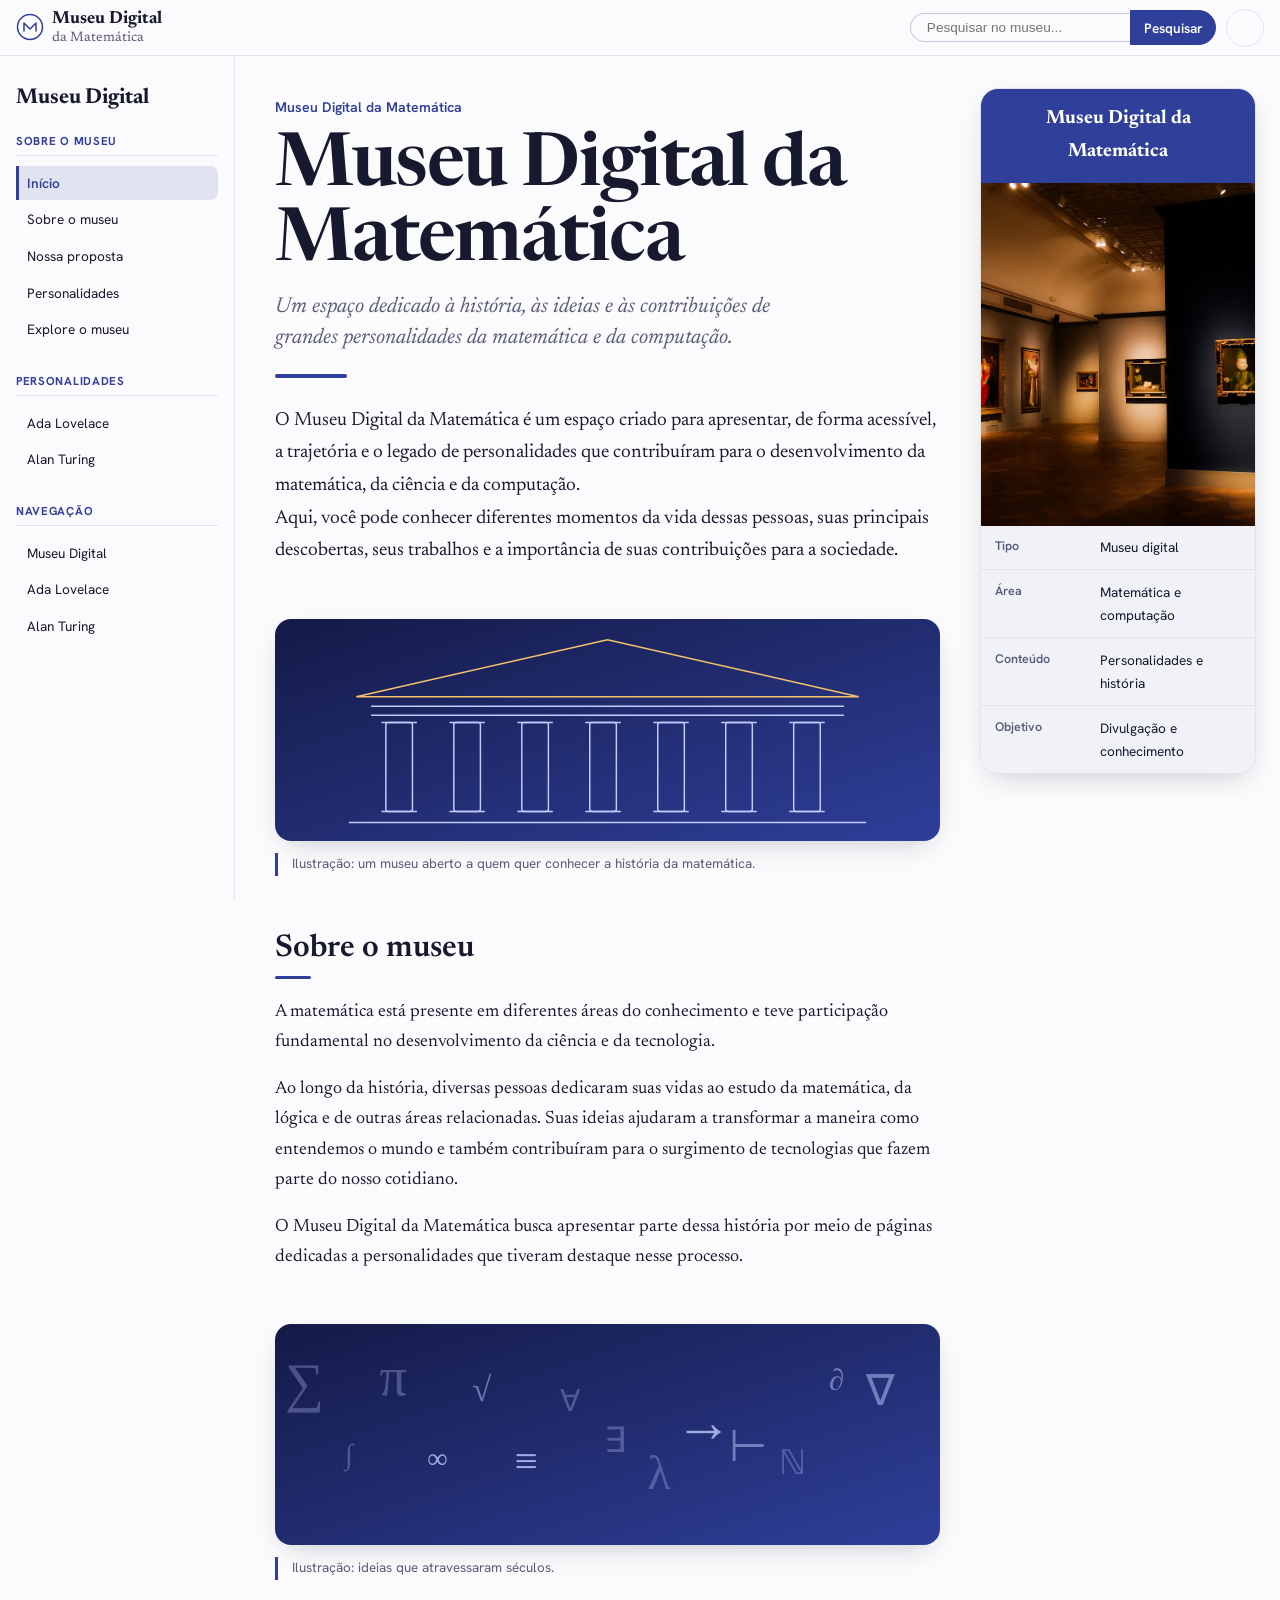
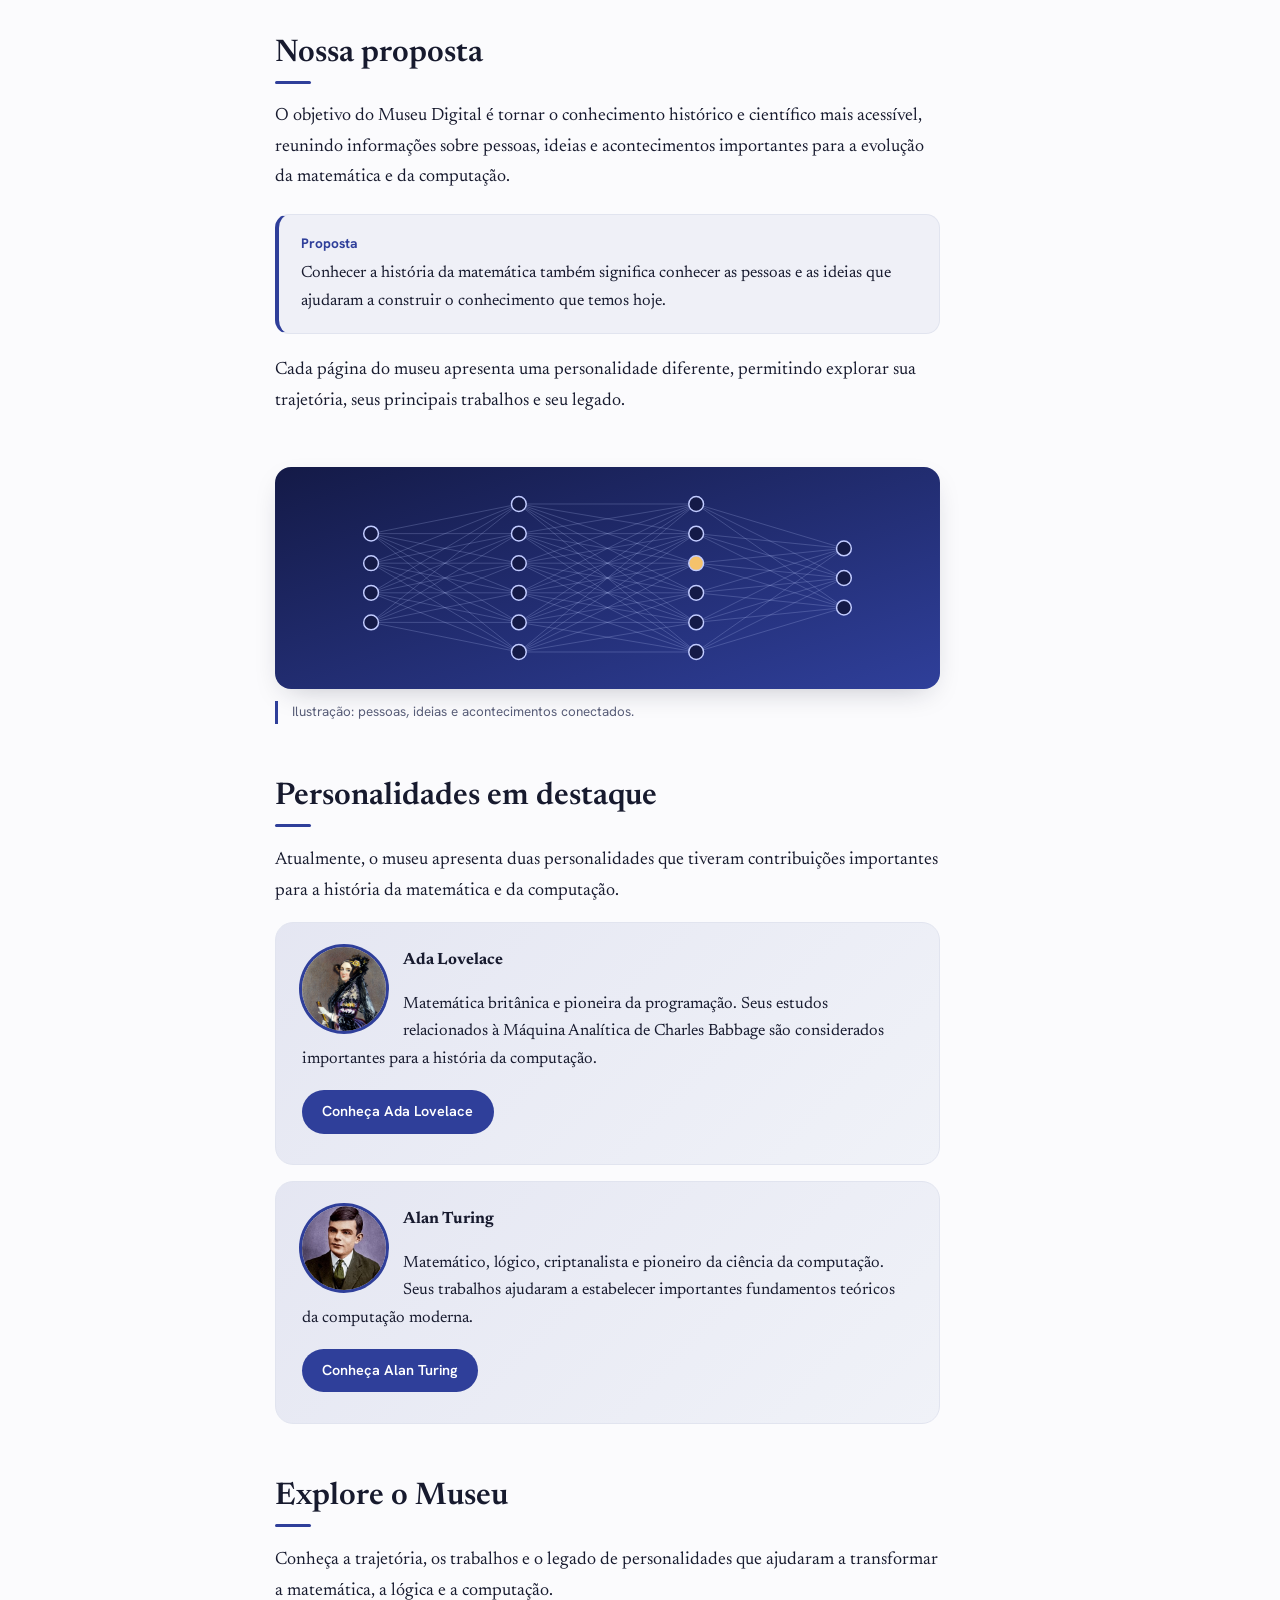
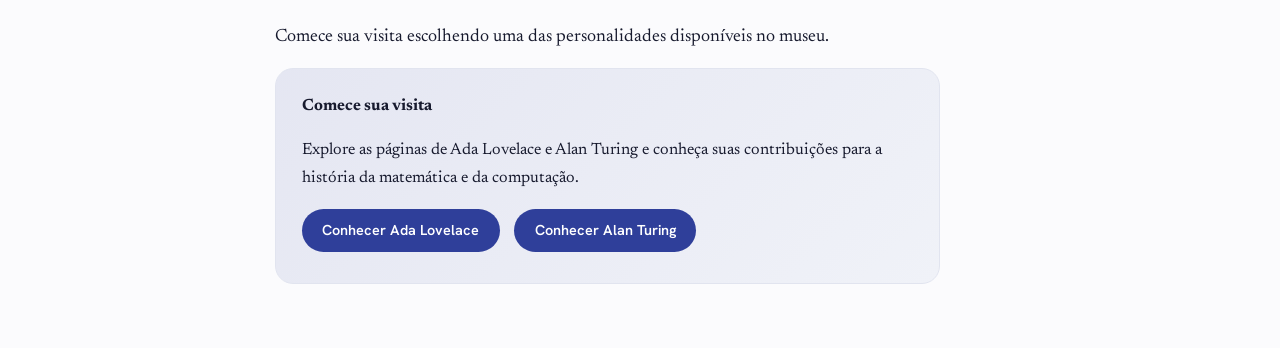
<file: paginainicial.html>
<!DOCTYPE html>
<html lang="pt-BR">

<head>
  <meta charset="UTF-8">
  <meta name="viewport" content="width=device-width, initial-scale=1.0">

  <title>Museu Digital da Matemática</title>

  <meta name="description"
    content="Museu Digital da Matemática: conheça a história, as ideias e as contribuições de grandes personalidades da matemática e da computação.">

  <link rel="preconnect" href="https://fonts.googleapis.com">
<link rel="preconnect" href="https://fonts.gstatic.com" crossorigin>
<link href="https://fonts.googleapis.com/css2?family=Newsreader:ital,opsz,wght@0,6..72,400..700;1,6..72,400..600&family=Hanken+Grotesk:wght@400;500;600;700&display=swap" rel="stylesheet">
<link rel="stylesheet" href="css/style.css">
</head>

<body class="page-body page-home">

  <a href="#conteudo-principal" class="skip-link">
    Pular para o conteúdo principal
  </a>


  <!-- ===================== HEADER ===================== -->

  <header class="site-header">

    <div class="header-left">

      <button
        type="button"
        class="hamburger"
        data-hamburger
        aria-label="Abrir menu de navegação"
        aria-expanded="false">
        ☰
      </button>

      <a href="paginainicial.html" class="brand">

        <svg
          class="brand-icon"
          width="28"
          height="28"
          viewBox="0 0 28 28"
          fill="none"
          xmlns="http://www.w3.org/2000/svg"
          aria-hidden="true">

          <circle
            cx="14"
            cy="14"
            r="12.5"
            stroke="currentColor"
            stroke-width="1.5" />

          <path
            d="M8 18V10L14 16L20 10V18"
            stroke="currentColor"
            stroke-width="1.5"
            stroke-linecap="round"
            stroke-linejoin="round" />

        </svg>

        <span class="brand-name">
          Museu Digital
          <span>da Matemática</span>
        </span>

      </a>

    </div>


    <div class="header-right">

      <form
        class="search-form"
        data-search-form
        role="search">

        <label
          for="search-input"
          class="visually-hidden"
          style="position:absolute;left:-9999px;">
          Pesquisar
        </label>

        <input
          type="search"
          id="search-input"
          class="search-input"
          placeholder="Pesquisar no museu...">

        <button
          type="submit"
          class="search-btn">
          Pesquisar
        </button>

      </form>


      <button
        type="button"
        class="hamburger search-toggle"
        data-search-toggle
        style="display:none;"
        aria-label="Abrir pesquisa">
        🔍
      </button>


      <button
        type="button"
        class="theme-toggle"
        data-theme-toggle
        aria-label="Alternar tema escuro">

        <i data-lucide="palette"></i>
      </button>

    </div>

  </header>


  <div
    class="search-feedback"
    data-search-feedback
    role="status"
    aria-live="polite">
  </div>


  <div
    class="sidebar-overlay"
    data-sidebar-overlay>
  </div>


  <div class="layout">


    <!-- ===================== SIDEBAR ===================== -->

    <nav
      class="sidebar"
      data-sidebar
      aria-label="Navegação do museu">

      <button
        type="button"
        class="hamburger sidebar-close"
        data-sidebar-close
        aria-label="Fechar menu">
        ✕
      </button>


      <p class="sidebar-current-page">
        Museu Digital
      </p>


      <div class="sidebar-group">

        <p class="sidebar-heading">
          SOBRE O MUSEU
        </p>

        <ul class="sidebar-list">

          <li>
            <a href="#inicio">
              Início
            </a>
          </li>

          <li>
            <a href="#sobre">
              Sobre o museu
            </a>
          </li>

          <li>
            <a href="#objetivo">
              Nossa proposta
            </a>
          </li>

          <li>
            <a href="#personalidades">
              Personalidades
            </a>
          </li>

          <li>
            <a href="#explore">
              Explore o museu
            </a>
          </li>

        </ul>

      </div>


      <div class="sidebar-group">

        <p class="sidebar-heading">
          PERSONALIDADES
        </p>

        <ul class="sidebar-list">

          <li>
            <a href="ada-lovelace.html">
              Ada Lovelace
            </a>
          </li>

          <li>
            <a href="index.html">
              Alan Turing
            </a>
          </li>

        </ul>

      </div>


      <div class="sidebar-group">

        <p class="sidebar-heading">
          NAVEGAÇÃO
        </p>

        <ul class="sidebar-list">

          <li>
            <a href="paginainicial.html">
              Museu Digital
            </a>
          </li>

          <li>
            <a href="ada-lovelace.html">
              Ada Lovelace
            </a>
          </li>

          <li>
            <a href="index.html">
              Alan Turing
            </a>
          </li>

        </ul>

      </div>

    </nav>



    <!-- ===================== CONTEÚDO ===================== -->

    <main
      class="article-wrapper"
      id="conteudo-principal">

      <article>


        <!-- ===================== INTRODUÇÃO ===================== -->

        <section
          class="article-intro-section fade-in"
          id="inicio">

          <p class="article-meta">
            Museu Digital da Matemática
          </p>

          <h1 class="article-title">
            Museu Digital da Matemática
          </h1>

          <p class="article-subtitle">
            Um espaço dedicado à história, às ideias e às contribuições de grandes personalidades da matemática e da computação.
          </p>

          <hr class="article-divider">

          <div class="article-intro">

            <p>
              O Museu Digital da Matemática é um espaço criado para apresentar,
              de forma acessível, a trajetória e o legado de personalidades que
              contribuíram para o desenvolvimento da matemática, da ciência e
              da computação.
            </p>

            <p>
              Aqui, você pode conhecer diferentes momentos da vida dessas
              pessoas, suas principais descobertas, seus trabalhos e a
              importância de suas contribuições para a sociedade.
            </p>

          </div>

        </section>
      <figure class="museum-figure fade-in">
        <img src="images/fig-museu-colunas.svg" alt="Fachada de museu com colunas" width="900" height="300" loading="lazy">
        <figcaption>Ilustração: um museu aberto a quem quer conhecer a história da matemática.</figcaption>
      </figure>




        <!-- ===================== SOBRE ===================== -->

        <section
          class="article-section fade-in"
          id="sobre">

          <h2>
            Sobre o museu
          </h2>

          <p>
            A matemática está presente em diferentes áreas do conhecimento e
            teve participação fundamental no desenvolvimento da ciência e da
            tecnologia.
          </p>

          <p>
            Ao longo da história, diversas pessoas dedicaram suas vidas ao
            estudo da matemática, da lógica e de outras áreas relacionadas.
            Suas ideias ajudaram a transformar a maneira como entendemos o
            mundo e também contribuíram para o surgimento de tecnologias que
            fazem parte do nosso cotidiano.
          </p>

          <p>
            O Museu Digital da Matemática busca apresentar parte dessa história
            por meio de páginas dedicadas a personalidades que tiveram
            destaque nesse processo.
          </p>

        </section>
      <figure class="museum-figure fade-in">
        <img src="images/fig-museu-simbolos.svg" alt="Símbolos matemáticos sobre fundo azul" width="900" height="300" loading="lazy">
        <figcaption>Ilustração: ideias que atravessaram séculos.</figcaption>
      </figure>




        <!-- ===================== OBJETIVO ===================== -->

        <section
          class="article-section fade-in"
          id="objetivo">

          <h2>
            Nossa proposta
          </h2>

          <p>
            O objetivo do Museu Digital é tornar o conhecimento histórico e
            científico mais acessível, reunindo informações sobre pessoas,
            ideias e acontecimentos importantes para a evolução da matemática
            e da computação.
          </p>

          <div class="info-card concept">

            <span class="info-card-label">
              Proposta
            </span>

            <p>
              Conhecer a história da matemática também significa conhecer as
              pessoas e as ideias que ajudaram a construir o conhecimento que
              temos hoje.
            </p>

          </div>

          <p>
            Cada página do museu apresenta uma personalidade diferente,
            permitindo explorar sua trajetória, seus principais trabalhos e
            seu legado.
          </p>

        </section>
      <figure class="museum-figure fade-in">
        <img src="images/fig-museu-rede.svg" alt="Rede de nós conectados" width="900" height="300" loading="lazy">
        <figcaption>Ilustração: pessoas, ideias e acontecimentos conectados.</figcaption>
      </figure>




        <!-- ===================== PERSONALIDADES ===================== -->

        <section
          class="article-section fade-in"
          id="personalidades">

          <h2>
            Personalidades em destaque
          </h2>

          <p>
            Atualmente, o museu apresenta duas personalidades que tiveram
            contribuições importantes para a história da matemática e da
            computação.
          </p>


          <div class="connection-box">

            <img class="person-thumb" src="images/ada lovalace.jpg" alt="Retrato de Ada Lovelace">
<p>
              <strong>Ada Lovelace</strong>
            </p>

            <p>
              Matemática britânica e pioneira da programação. Seus estudos
              relacionados à Máquina Analítica de Charles Babbage são
              considerados importantes para a história da computação.
            </p>

            <a
              href="ada-lovelace.html"
              class="connection-link">
              Conheça Ada Lovelace
            </a>

          </div>


          <div class="connection-box">

            <img class="person-thumb" src="images/alan turing.jpg" alt="Retrato de Alan Turing">
<p>
              <strong>Alan Turing</strong>
            </p>

            <p>
              Matemático, lógico, criptanalista e pioneiro da ciência da
              computação. Seus trabalhos ajudaram a estabelecer importantes
              fundamentos teóricos da computação moderna.
            </p>

            <a
              href="index.html"
              class="connection-link">
              Conheça Alan Turing
            </a>

          </div>

        </section>



        <!-- ===================== EXPLORAR ===================== -->

        <section
          class="article-section fade-in"
          id="explore">

          <h2>
            Explore o Museu
          </h2>

          <p>
            Conheça a trajetória, os trabalhos e o legado de personalidades
            que ajudaram a transformar a matemática, a lógica e a computação.
          </p>

          <p>
            Comece sua visita escolhendo uma das personalidades disponíveis
            no museu.
          </p>

          <div class="connection-box">

            <p>
              <strong>
                Comece sua visita
              </strong>
            </p>

            <p>
              Explore as páginas de Ada Lovelace e Alan Turing e conheça suas
              contribuições para a história da matemática e da computação.
            </p>

            <a
              href="ada-lovelace.html"
              class="connection-link">
              Conhecer Ada Lovelace
            </a>

            <a
              href="index.html"
              class="connection-link">
              Conhecer Alan Turing
            </a>

          </div>

        </section>
        
      </article>

    </main>



    <!-- ===================== INFORMAÇÕES LATERAIS ===================== -->

    <aside class="article-aside">

      <div class="infobox">

        <div class="infobox-title">
          Museu Digital da Matemática
        </div>

        <div class="infobox-image">
          <img
            src="images/imagem museu.avif"
            alt="Museu Digital da Matemática">
        </div>

        <table>

          <tr>
            <th>Tipo</th>
            <td>Museu digital</td>
          </tr>

          <tr>
            <th>Área</th>
            <td>Matemática e computação</td>
          </tr>

          <tr>
            <th>Conteúdo</th>
            <td>Personalidades e história</td>
          </tr>

          <tr>
            <th>Objetivo</th>
            <td>Divulgação e conhecimento</td>
          </tr>

        </table>

      </div>

    </aside>

  </div>


  <script type="module">
    import { createIcons, Palette } from 'https://esm.sh/lucide';
    createIcons({ icons: { Palette } });
  </script>
  <script src="js/script.js"></script>

</body>

</html>
</file>
<file: css/style.css>
/* =========================================================
   MUSEU DIGITAL DA MATEMÁTICA — style.css
   Organização: reset, variáveis, header, sidebar, article,
   infobox, timeline, cards, footer, responsive, dark mode
   ========================================================= */

/* ---------------------------------------------------------
   1. VARIÁVEIS
   --------------------------------------------------------- */
:root {
  --primary: #3366CC;
  --primary-dark: #244A99;
  --text: #202122;
  --text-secondary: #54595D;
  --background: #FFFFFF;
  --background-secondary: #F8F9FA;
  --border: #A2A9B1;
  --border-light: #EAECF0;

  --font-serif: Georgia, "Times New Roman", Cambria, serif;
  --font-sans: "Segoe UI", "Helvetica Neue", Arial, sans-serif;

  --header-height: 56px;
  --sidebar-width: 235px;
  --infobox-width: 300px;
  --radius: 3px;
  --transition: 0.2s ease;
}

[data-theme="dark"] {
  --primary: #7EA6FF;
  --primary-dark: #A9C4FF;
  --text: #E8E6E3;
  --text-secondary: #B0B5BB;
  --background: #101418;
  --background-secondary: #171C21;
  --border: #3A4048;
  --border-light: #2A2F35;
}

/* ---------------------------------------------------------
   2. RESET
   --------------------------------------------------------- */
*,
*::before,
*::after {
  box-sizing: border-box;
  margin: 0;
  padding: 0;
}

html {
  scroll-behavior: smooth;
}

body {
  font-family: var(--font-sans);
  background-color: var(--background);
  color: var(--text);
  line-height: 1.6;
  transition: background-color var(--transition), color var(--transition);
}

img {
  max-width: 100%;
  display: block;
}

a {
  color: var(--primary);
  text-decoration: none;
}

a:hover {
  text-decoration: underline;
}

ul {
  list-style: none;
}

button {
  font-family: inherit;
  cursor: pointer;
  border: none;
  background: none;
  color: inherit;
}

:focus-visible {
  outline: 2px solid var(--primary);
  outline-offset: 2px;
}

.skip-link {
  position: absolute;
  left: -999px;
  top: 0;
  background: var(--primary);
  color: #fff;
  padding: 0.6rem 1rem;
  z-index: 200;
  border-radius: var(--radius);
}

.skip-link:focus {
  left: 0.5rem;
  top: 0.5rem;
}

/* ---------------------------------------------------------
   3. HEADER
   --------------------------------------------------------- */
.site-header {
  position: fixed;
  top: 0;
  left: 0;
  right: 0;
  height: var(--header-height);
  background-color: var(--background);
  border-bottom: 1px solid var(--border-light);
  display: flex;
  align-items: center;
  justify-content: space-between;
  padding: 0 1rem;
  z-index: 100;
}

.header-left {
  display: flex;
  align-items: center;
  gap: 0.75rem;
  min-width: 0;
}

.hamburger {
  display: none;
  font-size: 1.3rem;
  padding: 0.3rem 0.5rem;
  border-radius: var(--radius);
}

.hamburger:hover {
  background-color: var(--background-secondary);
}

.brand {
  display: flex;
  align-items: center;
  gap: 0.5rem;
  color: var(--text);
}

.brand:hover {
  text-decoration: none;
}

.brand-icon {
  flex-shrink: 0;
  color: var(--primary);
}

.brand-name {
  font-family: var(--font-serif);
  font-size: 0.95rem;
  line-height: 1.2;
  font-weight: 700;
  white-space: nowrap;
}

.brand-name span {
  display: block;
  font-weight: 400;
  font-size: 0.85rem;
  color: var(--text-secondary);
}

.header-right {
  display: flex;
  align-items: center;
  gap: 0.6rem;
}

.search-form {
  display: flex;
  align-items: center;
}

.search-input {
  width: 220px;
  max-width: 40vw;
  padding: 0.4rem 0.7rem;
  border: 1px solid var(--border);
  border-right: none;
  border-radius: var(--radius) 0 0 var(--radius);
  background-color: var(--background);
  color: var(--text);
  font-size: 0.85rem;
}

.search-btn {
  padding: 0.45rem 0.8rem;
  background-color: var(--background-secondary);
  border: 1px solid var(--border);
  border-radius: 0 var(--radius) var(--radius) 0;
  font-size: 0.85rem;
  color: var(--text);
}

.search-btn:hover {
  background-color: var(--border-light);
}

.theme-toggle {
  font-size: 1.1rem;
  padding: 0.35rem 0.55rem;
  border-radius: var(--radius);
  border: 1px solid var(--border-light);
}

.theme-toggle:hover {
  background-color: var(--background-secondary);
}

.search-feedback {
  position: fixed;
  top: calc(var(--header-height) + 0.5rem);
  right: 1rem;
  background-color: var(--text);
  color: var(--background);
  padding: 0.6rem 1rem;
  border-radius: var(--radius);
  font-size: 0.85rem;
  z-index: 150;
  box-shadow: 0 2px 8px rgba(0, 0, 0, 0.15);
  opacity: 0;
  transform: translateY(-6px);
  pointer-events: none;
  transition: opacity var(--transition), transform var(--transition);
}

.search-feedback.visible {
  opacity: 1;
  transform: translateY(0);
}

/* ---------------------------------------------------------
   4. LAYOUT GERAL
   --------------------------------------------------------- */
.page-body {
  padding-top: var(--header-height);
}

.layout {
  display: grid;
  grid-template-columns: var(--sidebar-width) minmax(0, 1fr) var(--infobox-width);
  align-items: start;
  max-width: 1400px;
  margin: 0 auto;
}

/* ---------------------------------------------------------
   5. SIDEBAR
   --------------------------------------------------------- */
.sidebar-overlay {
  display: none;
}

.sidebar {
  position: sticky;
  top: var(--header-height);
  height: calc(100vh - var(--header-height));
  overflow-y: auto;
  padding: 1.5rem 1rem;
  border-right: 1px solid var(--border-light);
  font-size: 0.85rem;
}

.sidebar-group {
  margin-bottom: 1.5rem;
}

.sidebar-heading {
  font-size: 0.72rem;
  font-weight: 700;
  color: var(--text-secondary);
  letter-spacing: 0.03em;
  margin-bottom: 0.6rem;
  padding-bottom: 0.3rem;
  border-bottom: 1px solid var(--border-light);
}

.sidebar-current-page {
  font-family: var(--font-serif);
  font-weight: 700;
  font-size: 0.95rem;
  margin-bottom: 0.9rem;
  color: var(--text);
}

.sidebar-list li {
  margin-bottom: 0.15rem;
}

.sidebar-list a {
  display: block;
  padding: 0.35rem 0.5rem;
  border-radius: var(--radius);
  color: var(--text);
  border-left: 2px solid transparent;
}

.sidebar-list a:hover {
  background-color: var(--background-secondary);
  text-decoration: none;
}

.sidebar-list a.active {
  border-left: 2px solid var(--primary);
  color: var(--primary);
  background-color: var(--background-secondary);
  font-weight: 600;
}

.sidebar-close {
  display: none;
}

/* ---------------------------------------------------------
   6. ARTIGO
   --------------------------------------------------------- */
.article-wrapper {
  padding: 2rem 2.5rem 4rem;
  min-width: 0;
}

.article-meta {
  font-size: 0.78rem;
  color: var(--text-secondary);
  margin-bottom: 0.4rem;
}

.article-title {
  font-family: var(--font-serif);
  font-size: 2.2rem;
  font-weight: 700;
  line-height: 1.2;
  margin-bottom: 0.4rem;
}

.article-subtitle {
  font-size: 1.05rem;
  color: var(--text-secondary);
  font-style: italic;
  margin-bottom: 1rem;
}

.article-divider {
  border: none;
  border-top: 1px solid var(--border);
  margin-bottom: 1.5rem;
}

.article-intro {
  max-width: 68ch;
  font-size: 1.02rem;
}

.article-section {
  max-width: 68ch;
  margin-top: 2.5rem;
  scroll-margin-top: calc(var(--header-height) + 1rem);
}

.article-section h2 {
  font-family: var(--font-serif);
  font-size: 1.5rem;
  border-bottom: 1px solid var(--border-light);
  padding-bottom: 0.4rem;
  margin-bottom: 1rem;
}

.article-section h3 {
  font-family: var(--font-serif);
  font-size: 1.15rem;
  margin: 1.4rem 0 0.6rem;
}

.article-section p {
  margin-bottom: 1rem;
}

.article-section strong {
  color: var(--text);
}

/* Caixas de destaque dentro dos artigos */
.info-card {
  border-left: 3px solid var(--primary);
  background-color: var(--background-secondary);
  padding: 0.9rem 1.1rem;
  margin: 1.3rem 0;
  border-radius: 0 var(--radius) var(--radius) 0;
  max-width: 68ch;
}

.info-card p {
  margin-bottom: 0;
  font-size: 0.92rem;
}

.info-card .info-card-label {
  display: block;
  font-weight: 700;
  font-size: 0.78rem;
  color: var(--primary);
  margin-bottom: 0.3rem;
}

.info-card.concept {
  border-left-color: var(--text-secondary);
}

.info-card.concept .info-card-label {
  color: var(--text-secondary);
}

/* Diagrama Máquina de Turing */
.turing-diagram {
  max-width: 68ch;
  margin: 1.5rem 0;
  padding: 1.3rem;
  border: 1px solid var(--border-light);
  border-radius: var(--radius);
  background-color: var(--background-secondary);
  text-align: center;
  overflow-x: auto;
}

.tape {
  display: inline-flex;
  gap: 0;
}

.tape-cell {
  width: 42px;
  height: 42px;
  border: 1px solid var(--border);
  display: flex;
  align-items: center;
  justify-content: center;
  font-family: "Courier New", monospace;
  font-size: 1.05rem;
  background-color: var(--background);
}

.tape-cell.active {
  border-color: var(--primary);
  border-width: 2px;
  font-weight: 700;
  color: var(--primary);
}

.tape-head {
  margin-top: 0.4rem;
  font-size: 0.78rem;
  color: var(--text-secondary);
}

.tape-head .arrow {
  display: block;
  color: var(--primary);
  font-size: 1.1rem;
  margin-bottom: 0.1rem;
}

.tape-label {
  font-size: 0.72rem;
  letter-spacing: 0.04em;
  color: var(--text-secondary);
  margin-bottom: 0.6rem;
}

/* Card do Teste de Turing */
.turing-test-card {
  max-width: 68ch;
  margin: 1.5rem 0;
  padding: 1.2rem;
  border: 1px solid var(--border-light);
  border-radius: var(--radius);
  background-color: var(--background-secondary);
  display: flex;
  align-items: center;
  justify-content: center;
  gap: 1rem;
  flex-wrap: wrap;
  font-family: var(--font-serif);
  font-size: 1.05rem;
  text-align: center;
}

.turing-test-card .party {
  font-weight: 700;
  padding: 0.5rem 1rem;
  border: 1px solid var(--border);
  border-radius: var(--radius);
  background-color: var(--background);
}

.turing-test-card .conversation {
  font-size: 0.85rem;
  color: var(--text-secondary);
  font-style: italic;
}

/* Conexão histórica */
.connection-box {
  max-width: 68ch;
  margin-top: 1rem;
  padding: 1.2rem 1.3rem;
  background-color: var(--background-secondary);
  border: 1px solid var(--border-light);
  border-radius: var(--radius);
}

.connection-box p {
  margin-bottom: 1rem;
}

.connection-link {
  display: inline-block;
  padding: 0.55rem 1.1rem;
  background-color: var(--primary);
  color: #fff;
  border-radius: var(--radius);
  font-size: 0.9rem;
  font-weight: 600;
}

.connection-link:hover {
  background-color: var(--primary-dark);
  text-decoration: none;
}

/* Referências */
.references-list {
  max-width: 68ch;
}

.references-list li {
  padding: 0.5rem 0;
  border-bottom: 1px solid var(--border-light);
  font-size: 0.92rem;
}

.references-list li:last-child {
  border-bottom: none;
}

.references-list .ref-name {
  font-weight: 600;
}

.references-list .ref-desc {
  display: block;
  color: var(--text-secondary);
  font-size: 0.82rem;
}

/* ---------------------------------------------------------
   7. INFOBOX
   --------------------------------------------------------- */
.infobox {
  margin: 2rem 1.5rem 2rem 0;
  border: 1px solid var(--border-light);
  border-radius: var(--radius);
  background-color: var(--background-secondary);
  font-size: 0.85rem;
  overflow: hidden;
}

.infobox-title {
  font-family: var(--font-serif);
  font-weight: 700;
  font-size: 1.05rem;
  text-align: center;
  padding: 0.8rem;
  border-bottom: 1px solid var(--border-light);
}

.infobox-image {
  width: 100%;
  aspect-ratio: 4 / 5;
  object-fit: cover;
  background-color: var(--border-light);
}

.infobox-caption {
  text-align: center;
  font-size: 0.75rem;
  color: var(--text-secondary);
  padding: 0.5rem 0.8rem;
  border-bottom: 1px solid var(--border-light);
}

.infobox-table {
  width: 100%;
}

.infobox-table tr {
  border-bottom: 1px solid var(--border-light);
}

.infobox-table tr:last-child {
  border-bottom: none;
}

.infobox-table th,
.infobox-table td {
  text-align: left;
  padding: 0.6rem 0.8rem;
  vertical-align: top;
}

.infobox-table th {
  width: 38%;
  font-weight: 600;
  color: var(--text-secondary);
  font-size: 0.78rem;
}

.infobox-table td ul li {
  margin-bottom: 0.15rem;
}

/* ---------------------------------------------------------
   8. TIMELINE
   --------------------------------------------------------- */
.timeline {
  max-width: 68ch;
  margin: 1.5rem 0 0.5rem;
}

.timeline-track {
  display: flex;
  overflow-x: auto;
  gap: 0;
  padding-bottom: 1rem;
}

.timeline-item {
  flex: 0 0 auto;
  width: 150px;
  position: relative;
  padding: 1.5rem 0.6rem 0;
  text-align: center;
  border-top: 3px solid var(--primary);
}

.timeline-item::before {
  content: "";
  position: absolute;
  top: -7px;
  left: 50%;
  transform: translateX(-50%);
  width: 12px;
  height: 12px;
  border-radius: 50%;
  background-color: var(--primary);
  border: 2px solid var(--background);
}

.timeline-year {
  font-family: var(--font-serif);
  font-weight: 700;
  color: var(--primary);
  font-size: 1rem;
}

.timeline-desc {
  font-size: 0.82rem;
  color: var(--text-secondary);
  margin-top: 0.2rem;
}

/* ---------------------------------------------------------
   9. FOOTER
   --------------------------------------------------------- */
.site-footer {
  border-top: 1px solid var(--border-light);
  background-color: var(--background-secondary);
  padding: 2rem 1.5rem;
  text-align: center;
  font-size: 0.85rem;
  color: var(--text-secondary);
}

.footer-brand {
  font-family: var(--font-serif);
  font-weight: 700;
  color: var(--text);
  margin-bottom: 0.4rem;
}

.footer-tagline {
  margin-bottom: 0.8rem;
}

.footer-links {
  display: flex;
  justify-content: center;
  gap: 1rem;
  margin-bottom: 0.8rem;
  flex-wrap: wrap;
}

.footer-note {
  font-size: 0.78rem;
}

/* ---------------------------------------------------------
   10. BOTÃO VOLTAR AO TOPO
   --------------------------------------------------------- */
.back-to-top {
  position: fixed;
  bottom: 1.5rem;
  right: 1.5rem;
  width: 42px;
  height: 42px;
  border-radius: 50%;
  background-color: var(--primary);
  color: #fff;
  font-size: 1.2rem;
  display: flex;
  align-items: center;
  justify-content: center;
  box-shadow: 0 2px 8px rgba(0, 0, 0, 0.2);
  opacity: 0;
  visibility: hidden;
  transform: translateY(10px);
  transition: opacity var(--transition), transform var(--transition), visibility var(--transition);
  z-index: 90;
}

.back-to-top.visible {
  opacity: 1;
  visibility: visible;
  transform: translateY(0);
}

.back-to-top:hover {
  background-color: var(--primary-dark);
}

/* ---------------------------------------------------------
   11. ANIMAÇÃO DE ENTRADA (discreta)
   --------------------------------------------------------- */
.fade-in {
  opacity: 0;
  transform: translateY(8px);
  transition: opacity 0.5s ease, transform 0.5s ease;
}

.fade-in.shown {
  opacity: 1;
  transform: translateY(0);
}

@media (prefers-reduced-motion: reduce) {
  .fade-in {
    opacity: 1;
    transform: none;
    transition: none;
  }
  html {
    scroll-behavior: auto;
  }
}

/* ---------------------------------------------------------
   12. RESPONSIVIDADE
   --------------------------------------------------------- */

/* Tablet: 900px–1200px — infobox continua, sidebar mais estreita */
@media (max-width: 1200px) {
  :root {
    --sidebar-width: 200px;
    --infobox-width: 260px;
  }

  .article-wrapper {
    padding: 2rem 1.5rem 4rem;
  }
}

/* 900px — infobox passa para dentro do fluxo do artigo */
@media (max-width: 900px) {
  .layout {
    grid-template-columns: var(--sidebar-width) minmax(0, 1fr);
  }

  .infobox {
    grid-column: 2;
    margin: 0 0 2rem 0;
    max-width: 68ch;
  }
}

/* Mobile: 600px — sidebar vira menu lateral, tudo em coluna única */
@media (max-width: 600px) {
  .search-form {
    display: none;
  }

  .search-toggle {
    display: inline-flex;
  }

  .hamburger {
    display: inline-flex;
  }

  .layout {
    grid-template-columns: 1fr;
  }

  .sidebar {
    position: fixed;
    top: var(--header-height);
    left: 0;
    bottom: 0;
    width: min(80vw, 300px);
    height: auto;
    background-color: var(--background);
    box-shadow: 2px 0 12px rgba(0, 0, 0, 0.15);
    transform: translateX(-105%);
    transition: transform var(--transition);
    z-index: 120;
    border-right: 1px solid var(--border-light);
  }

  .sidebar.open {
    transform: translateX(0);
  }

  .sidebar-close {
    display: block;
    margin-left: auto;
    margin-bottom: 1rem;
    font-size: 1.3rem;
    padding: 0.2rem 0.5rem;
  }

  .sidebar-overlay {
    display: none;
    position: fixed;
    inset: 0;
    top: var(--header-height);
    background-color: rgba(0, 0, 0, 0.35);
    z-index: 110;
  }

  .sidebar-overlay.visible {
    display: block;
  }

  .infobox {
    grid-column: 1;
  }

  .article-wrapper {
    padding: 1.5rem 1.1rem 3rem;
  }

  .article-title {
    font-size: 1.7rem;
  }

  .article-intro,
  .article-section,
  .infobox,
  .references-list,
  .connection-box,
  .timeline,
  .turing-diagram,
  .turing-test-card {
    max-width: 100%;
  }

  .tape-cell {
    width: 34px;
    height: 34px;
    font-size: 0.9rem;
  }

  .back-to-top {
    bottom: 1rem;
    right: 1rem;
  }
}

/* =========================================================
   REFRESH VISUAL — camada de design por cima da base acima
   ========================================================= */
:root{--font-serif:"Newsreader",Georgia,serif;--font-sans:"Hanken Grotesk","Segoe UI",Arial,sans-serif;--primary:#2f3f9a;--primary-dark:#222e73;--text:#171a2e;--text-secondary:#585d78;--background:#fbfbfd;--background-secondary:#f0f2f8;--border:#c4c9dc;--border-light:#e1e4ef;--radius:10px;--shadow:0 10px 30px -12px rgba(23,26,46,.28)}
.page-turing{--primary:#0b6b7e;--primary-dark:#07505f}
.page-ada{--primary:#8a2c6c;--primary-dark:#681f50}
[data-theme="dark"]{--primary:#a3b0ff;--primary-dark:#c4ccff;--text:#eceef8;--text-secondary:#aeb3cb;--background:#0e1120;--background-secondary:#161a2e;--border:#3a4060;--border-light:#272c47;--shadow:0 10px 30px -12px rgba(0,0,0,.7)}
[data-theme="dark"] .page-turing{--primary:#63cddd;--primary-dark:#9fe4ef}
[data-theme="dark"] .page-ada{--primary:#ee96cd;--primary-dark:#f6bfe1}
[data-theme="dark"] .connection-link,[data-theme="dark"] .back-to-top,[data-theme="dark"] .search-btn,[data-theme="dark"] .infobox-title{color:#0e1120}

body{font-family:var(--font-serif);font-size:1.0625rem;line-height:1.7}
.site-header,.sidebar,.infobox,.timeline,.search-feedback,.connection-link,.back-to-top,.info-card-label,.article-meta,.tape-label,.tape-head,.references-list,.site-footer{font-family:var(--font-sans)}

/* Cabeçalho */
.site-header{background:color-mix(in srgb,var(--background) 85%,transparent);-webkit-backdrop-filter:blur(12px);backdrop-filter:blur(12px)}
.brand-name{font-size:1.1rem}
.search-input{border-radius:999px 0 0 999px;padding-left:1rem}
.search-btn{border-radius:0 999px 999px 0;background:var(--primary);border-color:var(--primary);color:#fff;font-weight:600}
.search-btn:hover{background:var(--primary-dark)}
.theme-toggle{border-radius:50%;width:38px;height:38px}

/* Menu lateral */
.sidebar-current-page{font-size:1.35rem}
.sidebar-heading{color:var(--primary);letter-spacing:.06em}
.sidebar-list a{border-radius:0 8px 8px 0;border-left-width:3px}
.sidebar-list a.active{background:color-mix(in srgb,var(--primary) 12%,transparent);border-left:3px solid var(--primary)}

/* Abertura do artigo */
.article-intro-section{max-width:860px;padding-top:.5rem}
.article-meta{font-size:.88rem;font-weight:600;color:var(--primary);margin-bottom:.7rem}
.article-title{font-size:clamp(2.6rem,6vw,4.6rem);font-weight:600;line-height:1.02;letter-spacing:-.02em;margin-bottom:.7rem}
.article-subtitle{font-size:1.35rem;line-height:1.4;max-width:42ch}
.article-divider{width:72px;border-top:4px solid var(--primary);border-radius:4px;margin:1.3rem 0 1.7rem}
.article-intro{font-size:1.2rem;max-width:68ch}

/* Seções */
.article-section{margin-top:3.4rem}
.article-section h2{font-size:1.95rem;font-weight:600;line-height:1.2;border-bottom:0;padding-bottom:0;margin-bottom:1.1rem}
.article-section h2::after{content:"";display:block;width:36px;height:3px;border-radius:3px;background:var(--primary);margin-top:.55rem}
.article-section p{font-size:1.12rem}
.article-section .info-card p,.article-section .connection-box p{font-size:1.02rem}

/* Ilustrações entre seções */
.museum-figure{margin:3.2rem 0 0;max-width:860px}
.museum-figure img{width:100%;height:auto;border-radius:16px;box-shadow:var(--shadow)}
.museum-figure figcaption{font-family:var(--font-sans);font-size:.84rem;color:var(--text-secondary);margin-top:.75rem;padding-left:.9rem;border-left:3px solid var(--primary)}

/* Caixas e diagramas */
.info-card{border:1px solid var(--border-light);border-left:4px solid var(--primary);border-radius:14px;padding:1.1rem 1.35rem;background:color-mix(in srgb,var(--primary) 6%,var(--background))}
.info-card .info-card-label,.info-card.concept .info-card-label{color:var(--primary);font-size:.86rem}
.info-card.concept{border-left-color:var(--primary)}
.turing-diagram,.turing-test-card{border-radius:16px;padding:1.6rem}
.tape{gap:6px}
.tape-cell{width:50px;height:50px;border-radius:10px}
.tape-cell.active{background:color-mix(in srgb,var(--primary) 16%,var(--background))}
.turing-test-card .party{border-radius:999px;padding:.6rem 1.4rem}
.connection-box{border-radius:18px;padding:1.5rem 1.6rem;background:linear-gradient(135deg,color-mix(in srgb,var(--primary) 11%,var(--background)),var(--background-secondary))}
.connection-box::after{content:"";display:block;clear:both}
.connection-link{border-radius:999px;padding:.6rem 1.3rem;margin:0 .6rem .4rem 0}
.person-thumb{float:left;width:84px;height:84px;border-radius:50%;object-fit:cover;object-position:center 15%;margin:0 1.1rem .6rem 0;box-shadow:0 0 0 3px var(--primary)}

/* Infobox */
.infobox{border-radius:18px;box-shadow:var(--shadow);position:sticky;top:calc(var(--header-height) + 1.5rem);max-height:calc(100vh - var(--header-height) - 3rem);overflow-y:auto}
.infobox-title{background:var(--primary);color:#fff;border-bottom:0;font-size:1.2rem;padding:.9rem}
.infobox-image{object-position:center 18%}
.infobox-image img{width:100%;height:100%;object-fit:cover;object-position:center 18%}
.infobox table{width:100%;border-collapse:collapse}
.infobox tr{border-bottom:1px solid var(--border-light)}
.infobox tr:last-child{border-bottom:0}
.infobox th,.infobox td{text-align:left;padding:.65rem .9rem;vertical-align:top}
.infobox th{width:38%;font-size:.78rem;font-weight:600;color:var(--text-secondary)}
.article-aside{position:sticky;top:var(--header-height)}
.article-aside .infobox{position:static;max-height:none;overflow:hidden}

/* Linha do tempo */
.timeline{max-width:100%}
.timeline-item{width:170px}
.timeline-item::before{width:14px;height:14px;top:-8px;box-shadow:0 0 0 5px color-mix(in srgb,var(--primary) 22%,transparent)}
.timeline-year{font-size:1.2rem}
.timeline-track{scrollbar-width:thin}

/* Referências */
.references-list li,.references-list li:last-child{padding:.9rem 1.1rem;border:1px solid var(--border-light);border-radius:12px;margin-bottom:.6rem;background:var(--background-secondary)}

/* Rodapé */
.site-footer{background:linear-gradient(160deg,#141a47,#2f3f9a);color:#d6dcff;border-top:0;padding:3.2rem 1.5rem}
.footer-brand{color:#fff;font-size:1.5rem}
.site-footer a{color:#fff}
.footer-links{gap:1.6rem}

@media (max-width:900px){.infobox,.article-aside{position:static;max-height:none}.article-aside{grid-column:2}.article-aside .infobox{margin:0 0 2rem}}
@media (max-width:600px){.article-aside{grid-column:1}.museum-figure{margin-top:2.2rem}.article-section h2{font-size:1.6rem}}
</file>
